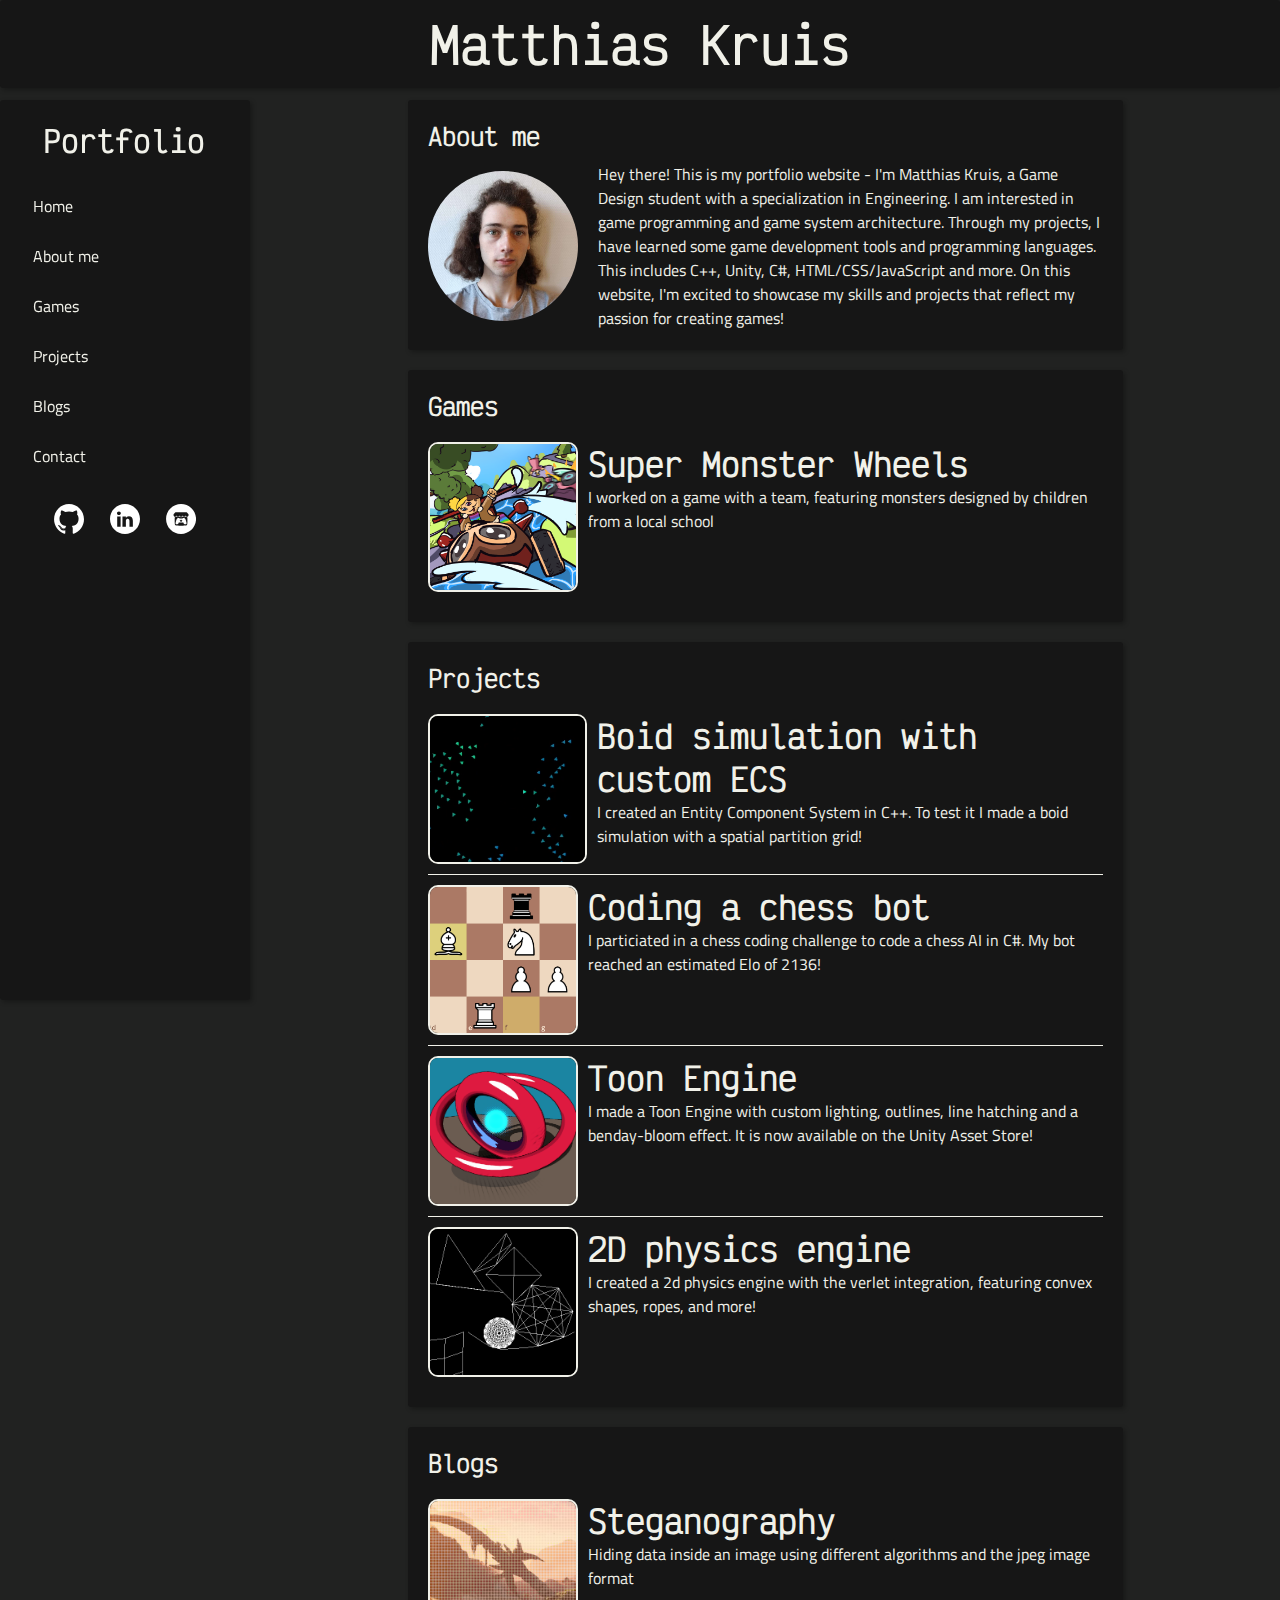
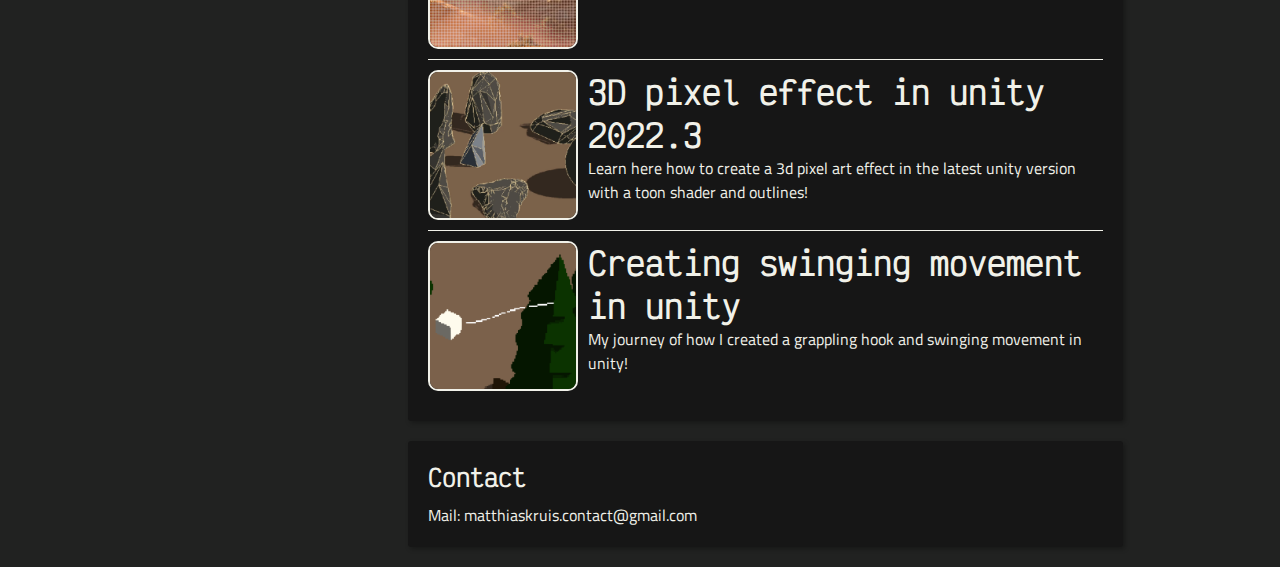
<file: index.html>
<!DOCTYPE html>
<html lang="en">
<head>
    <meta charset="UTF-8">
    <meta name="viewport" content="width=device-width, initial-scale=1.0">
    <title>Portfolio Matthias Kruis</title>
    <link rel="stylesheet" href="CSS/style.css"/>
    <script src="Components/header.js" type="text/javascript" defer></script>
    <script src="Components/menu.js" type="text/javascript" defer></script>
    <script type="text/javascript" src="Components/behaviour.js"></script>
</head>
<body>
    <portfolio-header></portfolio-header>
    <portfolio-menu></portfolio-menu>
    
    <section class="MainSection" id = "MainSection">
        <main class="mainMain">
            <section class="AboutMe">
                <div class="anchor" id="AboutMe"></div>
                <h2>About me</h2> 
                <div class="content">
                    <img src="Images/Profile/MatthiasProfile.png" alt="Profile picture of Matthias Kruis">
                    <p>Hey there! This is my portfolio website - I'm Matthias Kruis, a Game Design student with a specialization in Engineering. I am interested in game programming and game system architecture. Through my projects, I have learned some game development tools and programming languages. This includes C++, Unity, C#, HTML/CSS/JavaScript and more. On this website, I'm excited to showcase my skills and projects that reflect my passion for creating games!</p>
                </div>
            </section>
            <section class="Projects">
                <div class="anchor" id="Games"></div>
                <h2>Games</h2>
                <a href="Pages/Page8/supermonsterwheels.html" class="Project-item">
                    <img src="Pages/Page8/Images/Thumbnail.png" height="150">
                        <div class="Project-content">
                            <h1>Super Monster Wheels</h1>
                            <p>I worked on a game with a team, featuring monsters designed by children from a local school</p>
                        </div>
                </a>
            </section>
            <section class="Projects">
                <div class="anchor" id="Projects" ></div>
                <h2>Projects</h2>
                <a href="Pages/Page7/boids.html" class="Project-item">
                    <img src="Pages/Page7/Images/Thumbnail.png" height="150">
                        <div class="Project-content">
                            <h1>Boid simulation with custom ECS</h1>
                            <p>I created an Entity Component System in C++. To test it I made a boid simulation with a spatial partition grid!</p>
                        </div>
                </a>
                <a href="Pages/Page2/chessBot.html" class="Project-item">
                    <img src="Pages/Page2/Images/Thumbnail.png" height="150">
                        <div class="Project-content">
                            <h1>Coding a chess bot</h1>
                            <p>I particiated in a chess coding challenge to code a chess AI in C#. My bot reached an estimated Elo of 2136!</p>
                        </div>
                </a>
                <a href="Pages/Page6/ToonEngine.html" class="Project-item">
                    <img src="Pages/Page6/Images/ToonEngine Thumbnail.png" height="150">
                        <div class="Project-content">
                            <h1>Toon Engine</h1>
                            <p>I made a Toon Engine with custom lighting, outlines, line hatching and a benday-bloom effect. It is now available on the Unity Asset Store!</p>
                        </div>
                </a>
                <a href="Pages/Page4/verletIntegration.html" class="Project-item">
                    <img src="Pages/Page4/Images/Thumbnail.png" height="150">
                        <div class="Project-content">
                            <h1>2D physics engine</h1>
                            <p>I created a 2d physics engine with the verlet integration, featuring convex shapes, ropes, and more!</p>
                        </div>
                </a>
            </section>
            <section class="Projects">
                <div class="anchor" id="Blogs" ></div>
                <h2>Blogs</h2>
                <a href="Pages/Page5/steganography.html" class="Project-item">
                    <img src="Pages/Page5/Images/Grid400.jpg" height="150">
                        <div class="Project-content">
                            <h1>Steganography</h1>
                            <p>Hiding data inside an image using different algorithms and the jpeg image format</p>
                        </div>
                </a>
                <a href="Pages/Page1/pixelart3d.html" class="Project-item">
                    <img src="Pages/Page1/Images/Thumbnail.png" height="150">
                        <div class="Project-content">
                            <h1>3D pixel effect in unity 2022.3</h1>
                            <p>Learn here how to create a 3d pixel art effect in the latest unity version with a toon shader and outlines!</p>
                        </div>
                </a>
                <a href="Pages/Page3/SwingingMovement.html" class="Project-item">
                    <img src="Pages/Page3/Images/Thumbnail.png" height="150">
                        <div class="Project-content">
                            <h1>Creating swinging movement in unity</h1>
                            <p>My journey of how I created a grappling hook and swinging movement in unity!</p>
                        </div>
                </a>
            </section>
            <section class="Contact">
                <div class="anchor" id="Contact" ></div>
                <h2>Contact</h2> 
                <p>Mail: matthiaskruis.contact@gmail.com</p>
            </section>
        </main>
    </section>
</body>
</html>
</file>
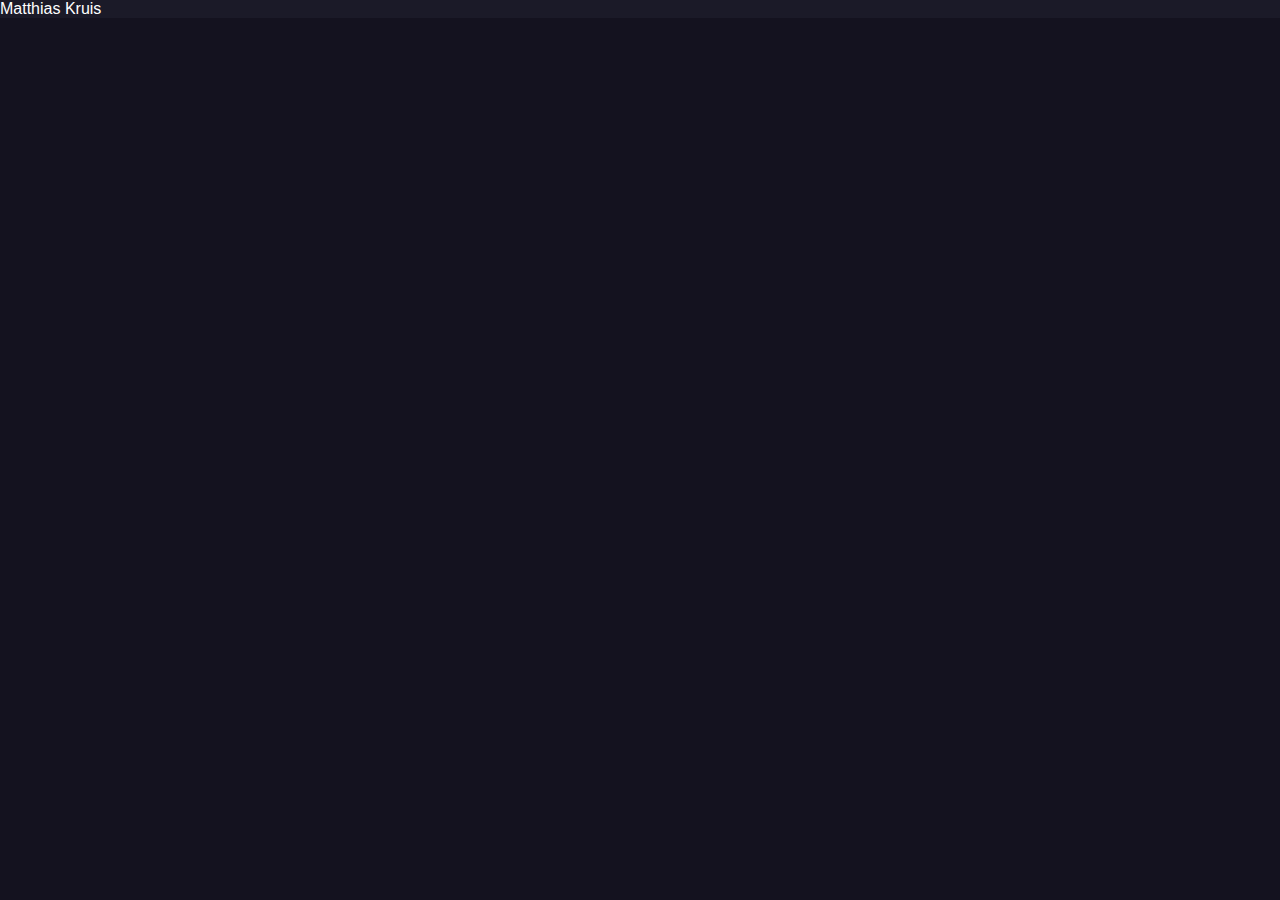
<file: Pages/Main/updatedIndex.html>
<!DOCTYPE html>
<html lang="en">
<head>
    <meta charset="UTF-8">
    <meta name="viewport" content="width=device-width, initial-scale=1.0">
    <title>Portfolio Matthias Kruis</title>
    <link rel="stylesheet" href="updatedStyle.css"/>
</head>
<body>
    <div class="container">
        <p class="Name">Matthias Kruis</p>
    </div>
    
</body>
</html>
</file>
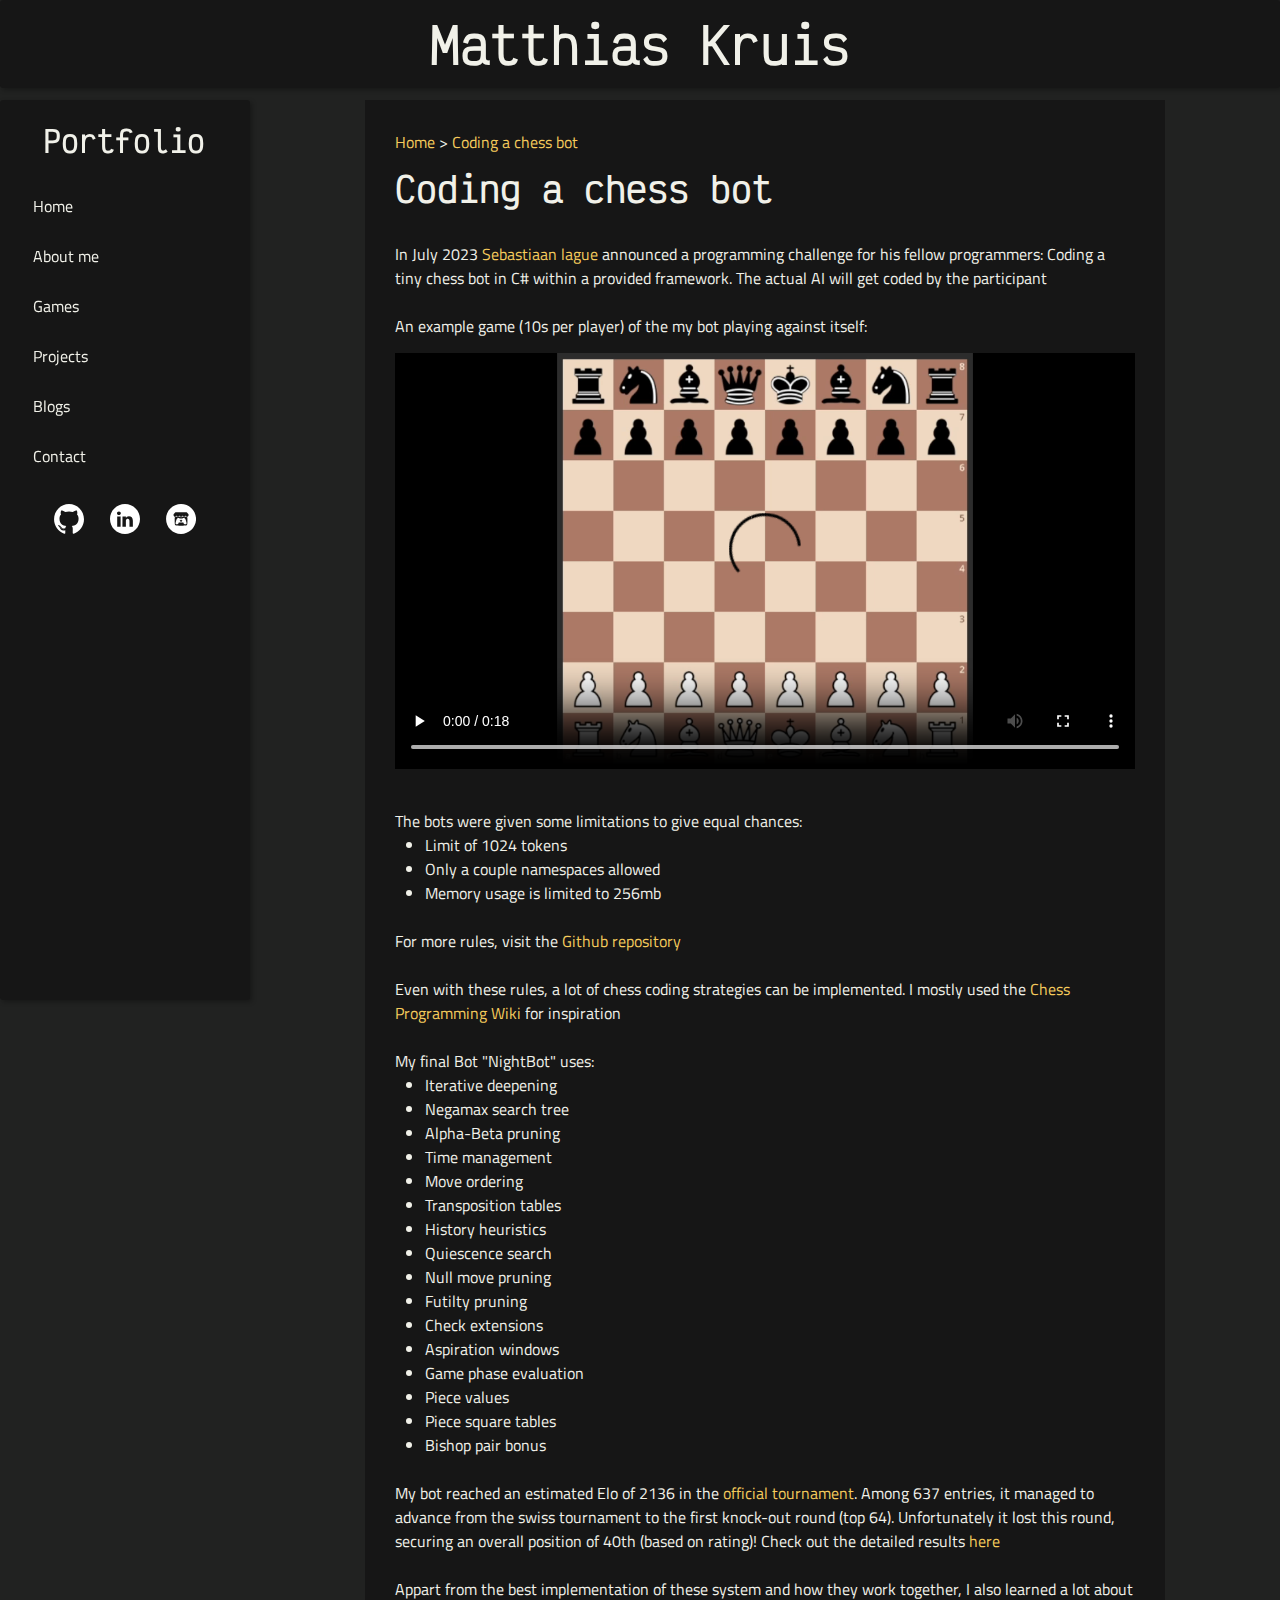
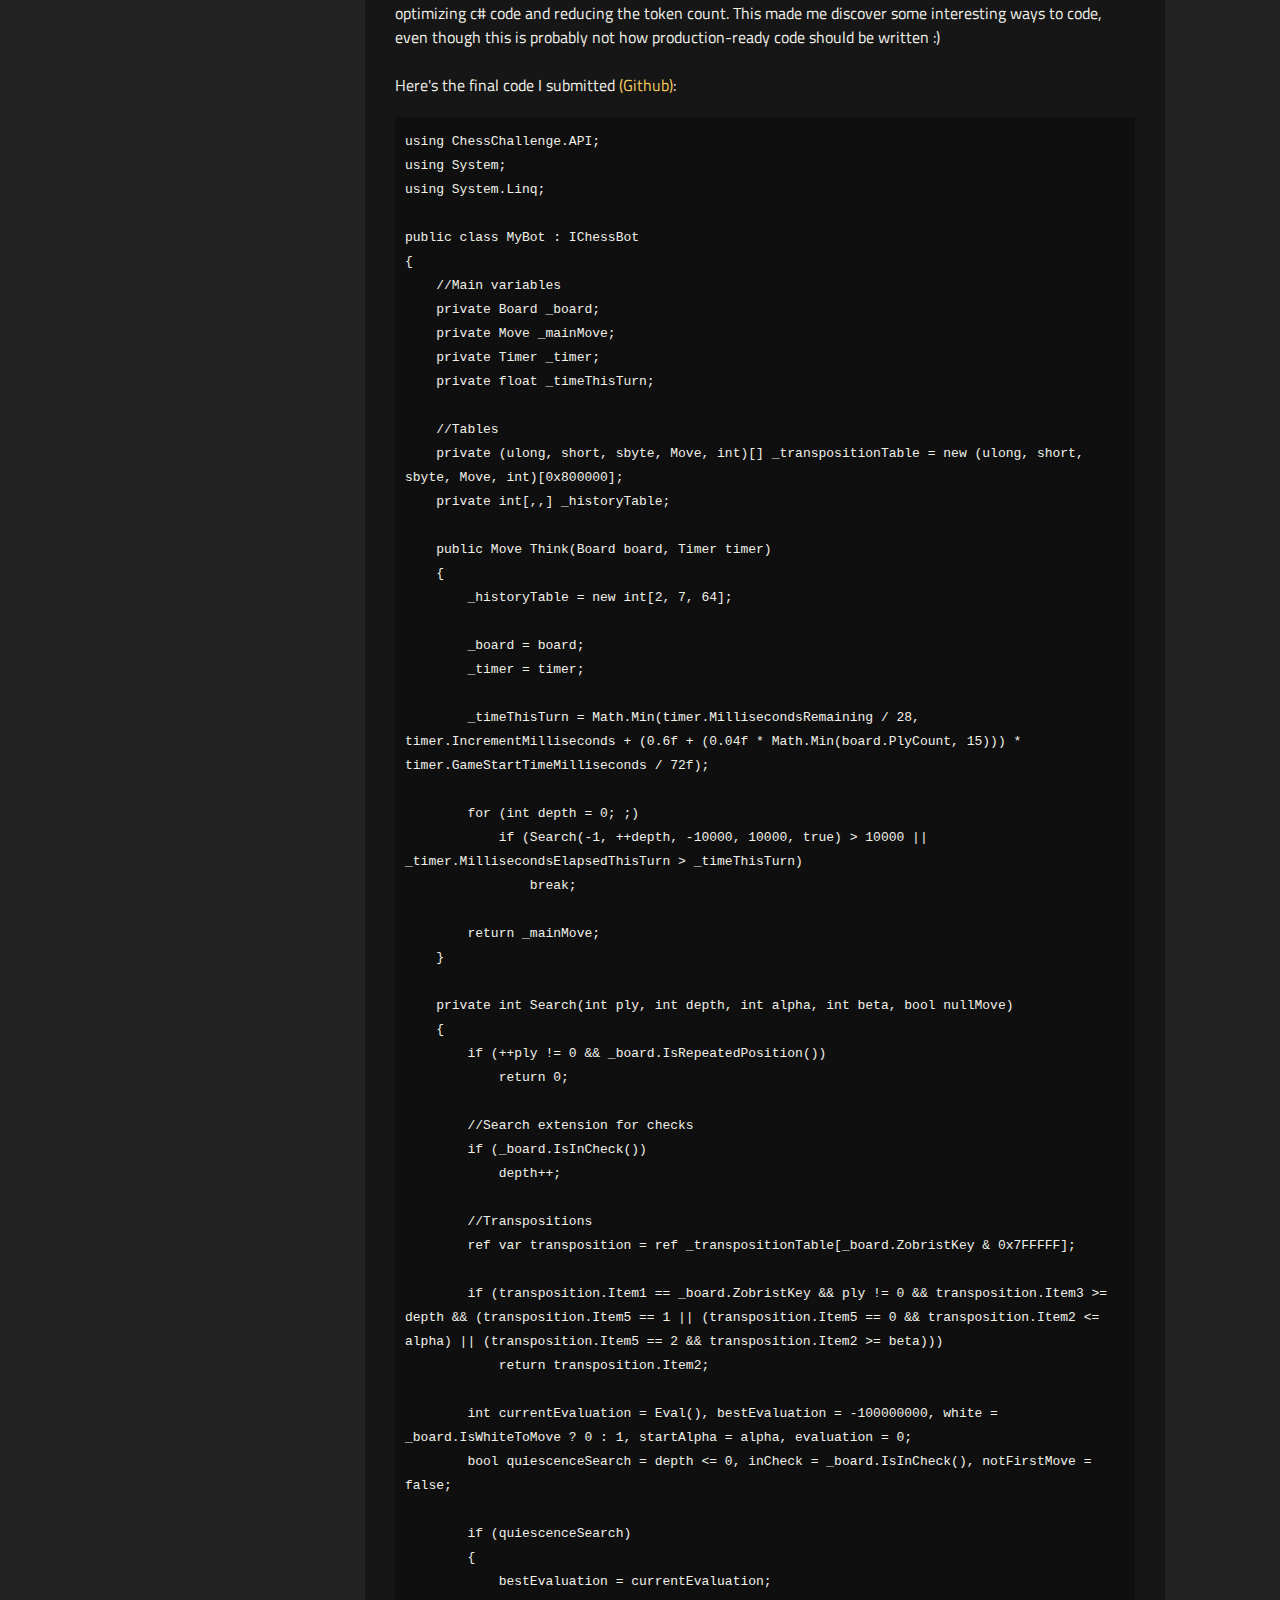
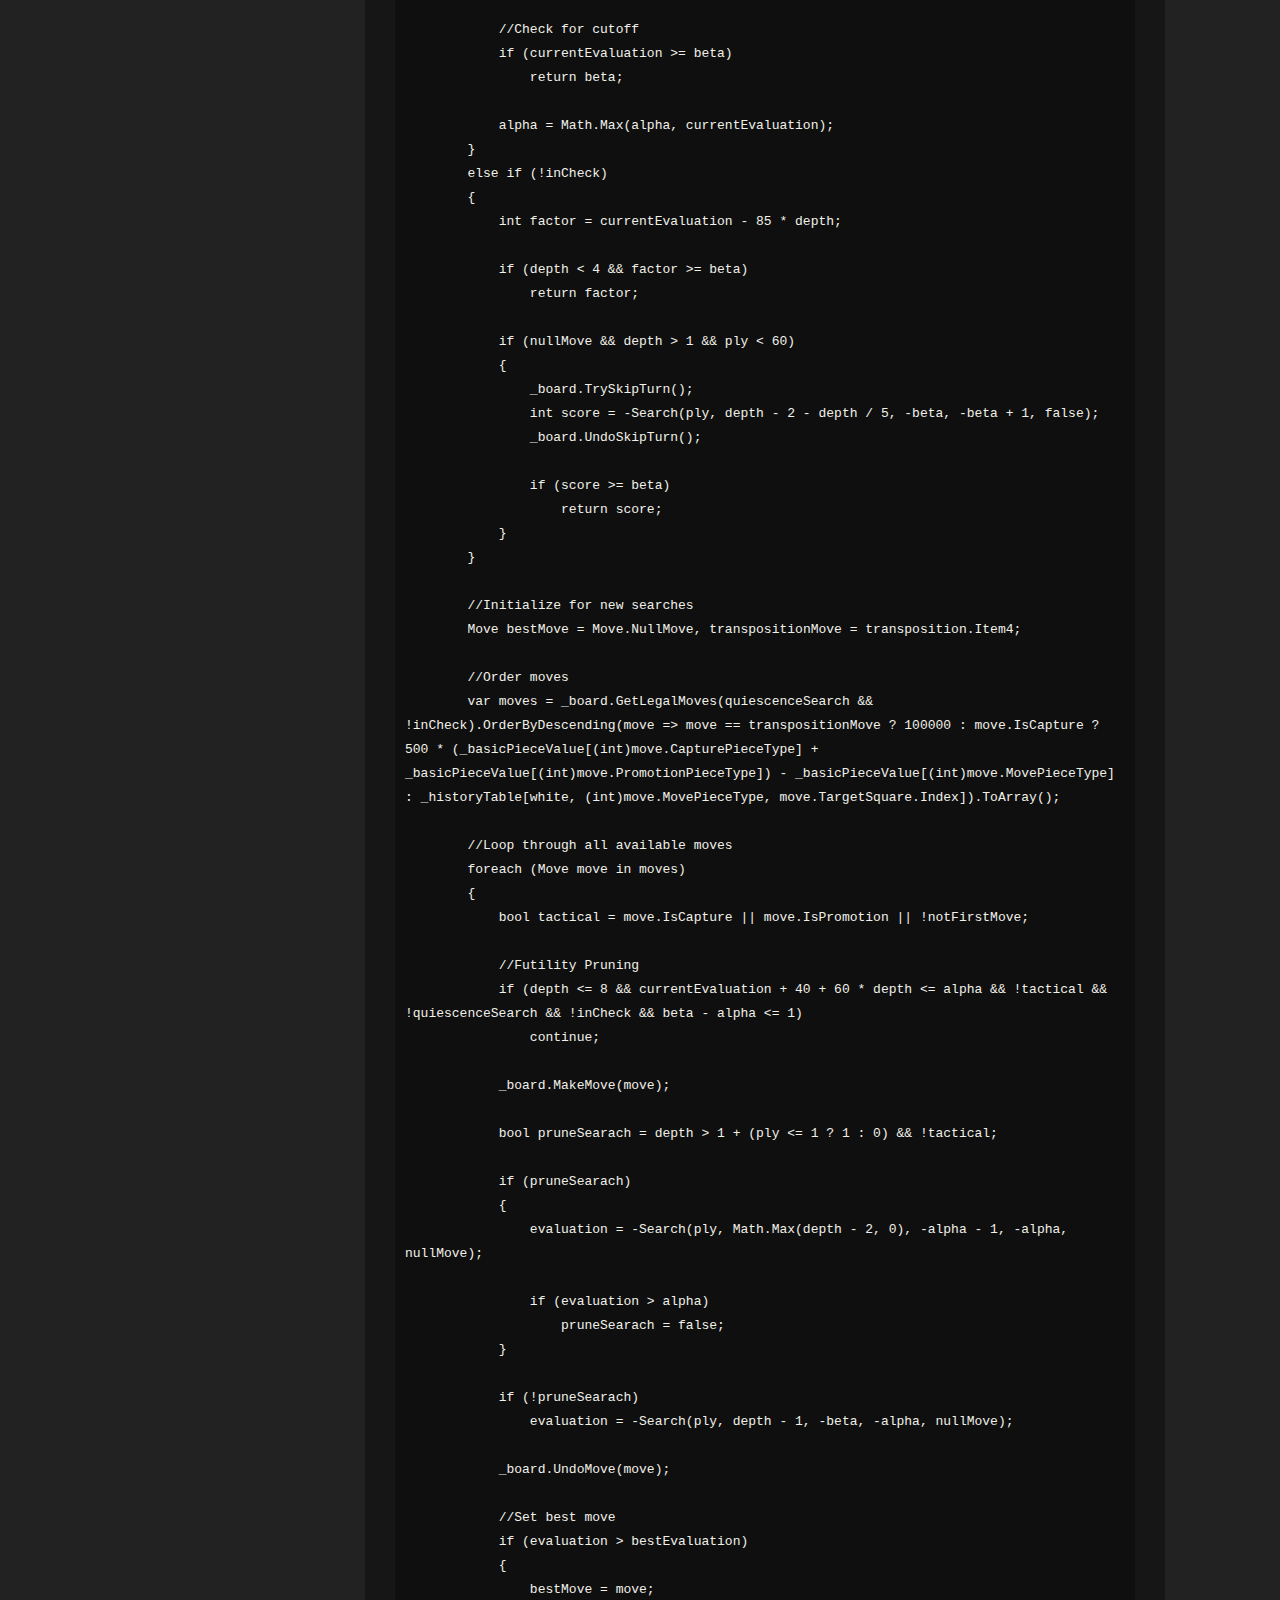
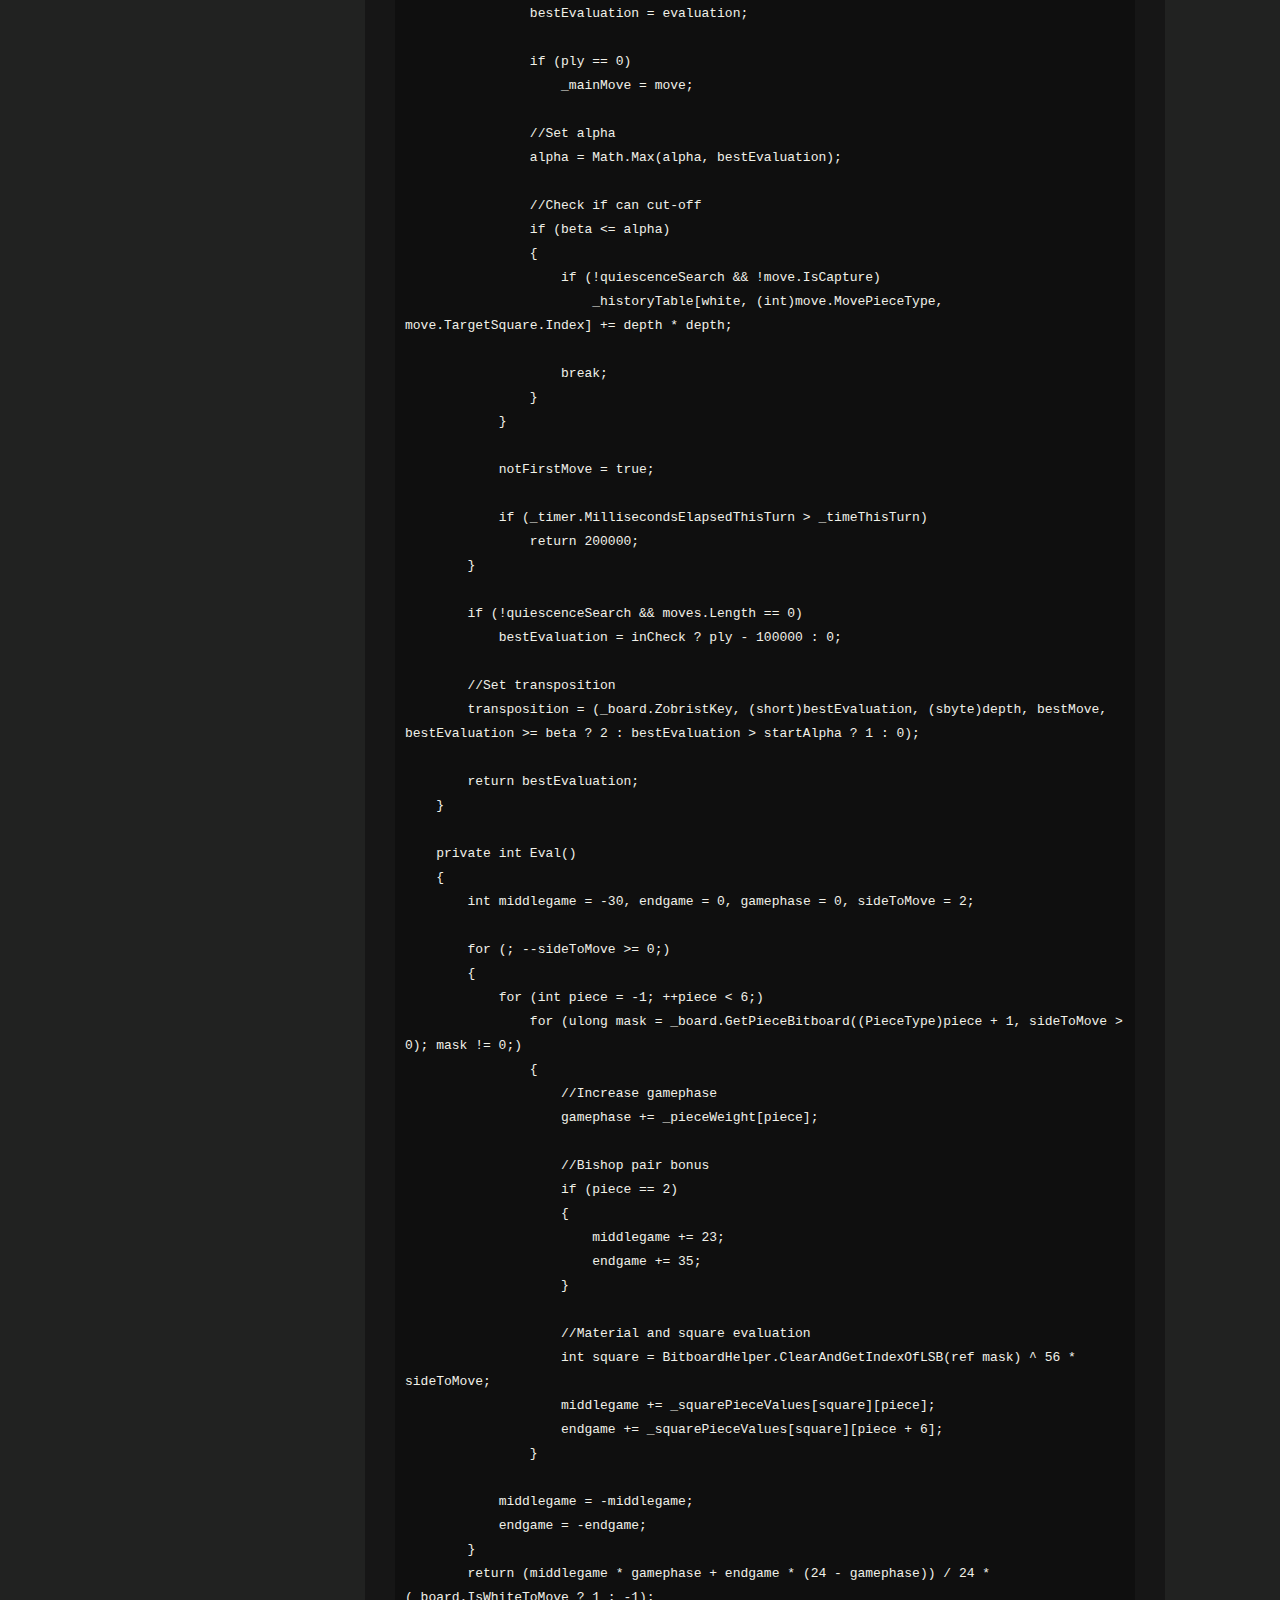
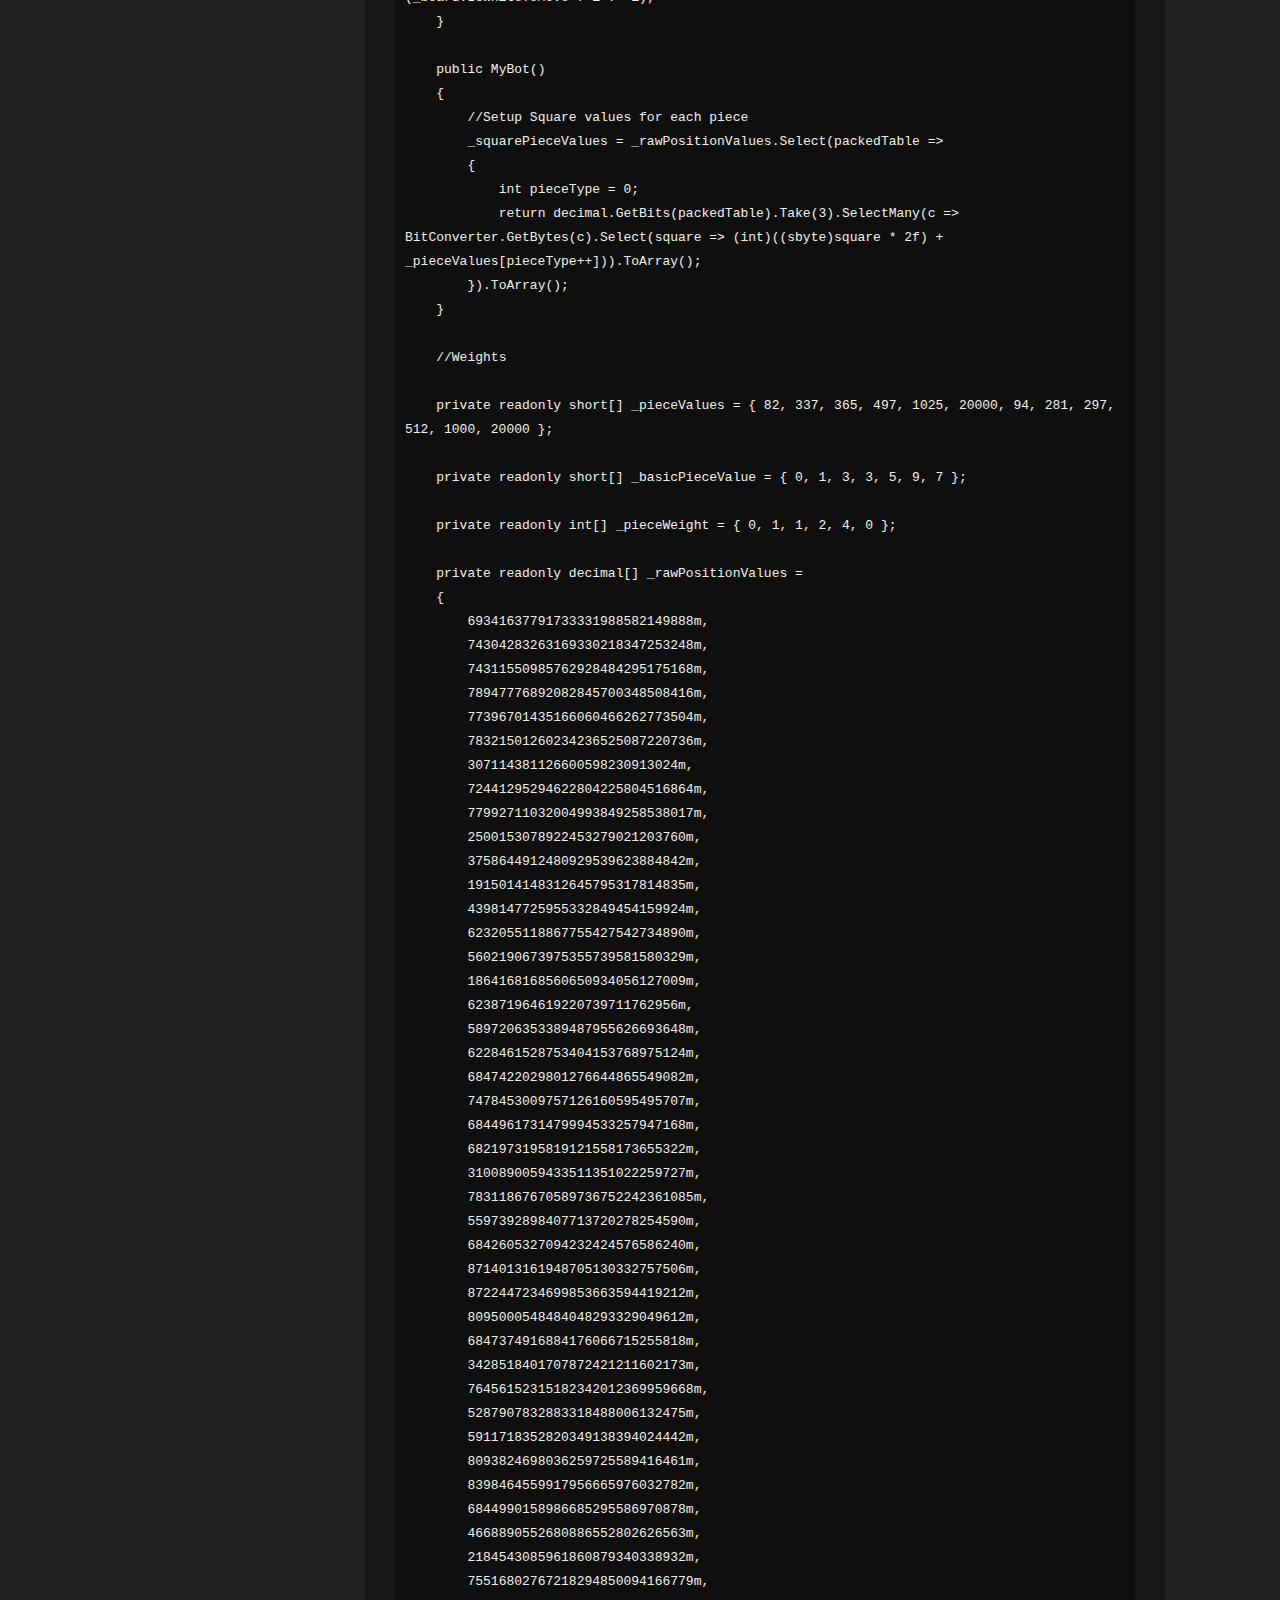
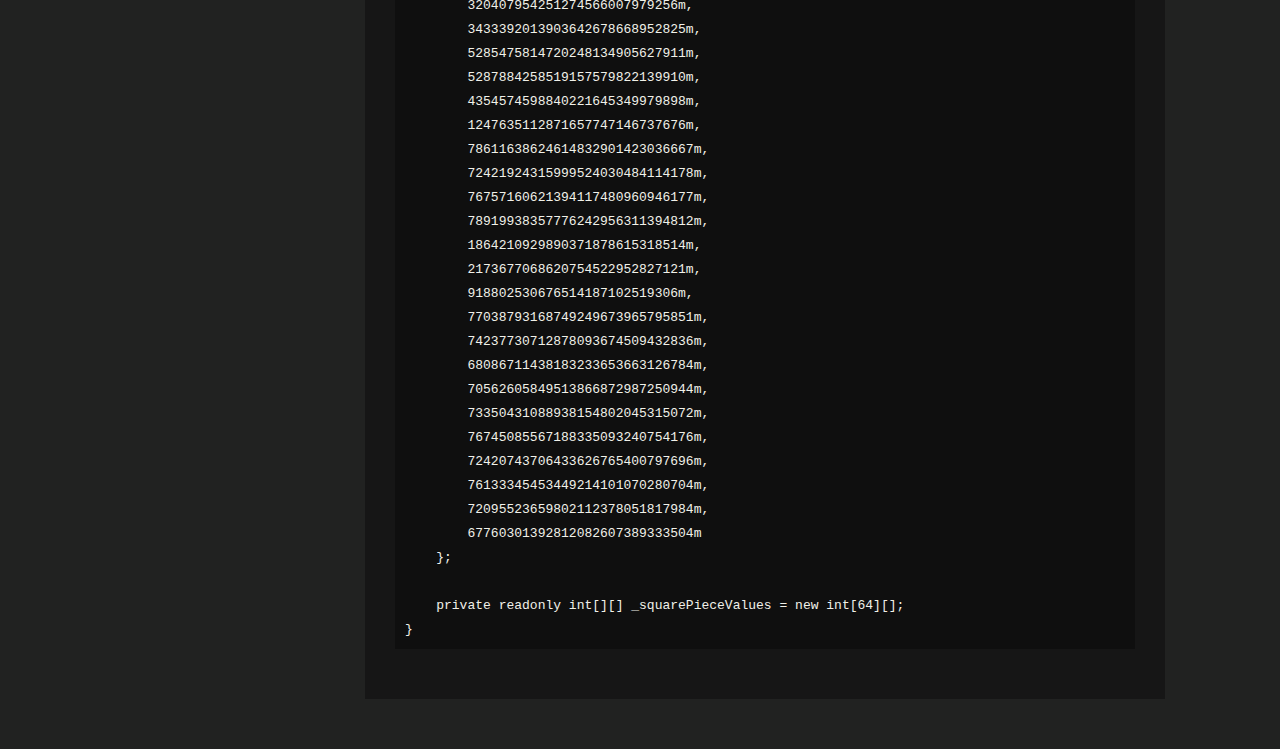
<file: Pages/Page2/chessBot.html>
<!DOCTYPE html>
<html lang="en">
<head>
    <meta charset="UTF-8">
    <meta name="viewport" content="width=device-width, initial-scale=1.0">
    <title>Coding a chess bot</title>
    <link rel="stylesheet" href="/CSS/style.css"/>
    <script src="/Components/header.js" type="text/javascript" defer></script>
    <script src="/Components/menu.js" type="text/javascript" defer></script>
</head>
<body>
    <portfolio-header></portfolio-header>
    <portfolio-menu></portfolio-menu>
    <section class="Page" id="Page2">
        <article class="article">
            <p>
                <a href="/">Home</a> > 
                <a>Coding a chess bot</a>
            </p>
            <h1>Coding a chess bot</h1>
            <p>
                In July 2023 <a href="https://www.youtube.com/@SebastianLague">Sebastiaan lague</a> announced a programming challenge for his fellow programmers: Coding a tiny chess bot in C# within a provided framework. The actual AI will get coded by the participant
            </p>
            <br>
            <p>An example game (10s per player) of the my bot playing against itself:</p>
            <video height="300" autoplay loop controls>
                <source src="Videos/DemoGame.mp4" type="video/mp4">
                Your browser does not support the video tag.
            </video>
            <br>
            <br>
            <p>The bots were given some limitations to give equal chances:</p>
            <ul>
                <li>Limit of 1024 tokens</li>
                <li>Only a couple namespaces allowed</li>
                <li>Memory usage is limited to 256mb</li>
            </ul>
            <br>
            <p>For more rules, visit the <a href="https://github.com/SmallNightLight/Chess-Challenge">Github repository</a></p>
            <br>
            <p>Even with these rules, a lot of chess coding strategies can be implemented. I mostly used the <a href ="https://www.chessprogramming.org/Main_Page">Chess Programming Wiki</a> for inspiration</p>
            <br>
            <p>My final Bot "NightBot" uses:</p>
            <ul>
                <li>Iterative deepening</li>
                <li>Negamax search tree</li>
                <li>Alpha-Beta pruning</li>
                <li>Time management</li>
                <li>Move ordering</li>
                <li>Transposition tables</li>
                <li>History heuristics</li>
                <li>Quiescence search</li>
                <li>Null move pruning</li>
                <li>Futilty pruning</li>
                <li>Check extensions</li>
                <li>Aspiration windows</li>
                <li>Game phase evaluation</li>
                <li>Piece values</li>
                <li>Piece square tables</li>
                <li>Bishop pair bonus</li>
            </ul>
            <br>
            <p>My bot reached an estimated Elo of 2136 in the <a href="https://www.youtube.com/watch?v=Ne40a5LkK6A">official tournament</a>. Among 637 entries, it managed to advance from the swiss tournament to the first knock-out round (top 64). Unfortunately it lost this round, securing an overall position of 40th (based on rating)! Check out the detailed results <a href="https://github.com/SebLague/Tiny-Chess-Bot-Challenge-Results/blob/main/RatingsList.txt">here</a></p>
            <br>
            <p>Appart from the best implementation of these system and how they work together, I also learned a lot about optimizing c# code and reducing the token count. This made me discover some interesting ways to code, even though this is probably not how production-ready code should be written :)</p>
            <br>
            <p>Here's the final code I submitted <a href="https://github.com/SmallNightLight/Chess-Challenge/blob/main/Chess-Challenge/src/My%20Bot/MyBot.cs">(Github)</a>:</p>
            <section class="code"><code>using ChessChallenge.API;
using System;
using System.Linq;

public class MyBot : IChessBot
{
    //Main variables
    private Board _board;
    private Move _mainMove;
    private Timer _timer;
    private float _timeThisTurn;

    //Tables
    private (ulong, short, sbyte, Move, int)[] _transpositionTable = new (ulong, short, sbyte, Move, int)[0x800000];
    private int[,,] _historyTable;

    public Move Think(Board board, Timer timer)
    {
        _historyTable = new int[2, 7, 64];

        _board = board;
        _timer = timer;

        _timeThisTurn = Math.Min(timer.MillisecondsRemaining / 28, timer.IncrementMilliseconds + (0.6f + (0.04f * Math.Min(board.PlyCount, 15))) * timer.GameStartTimeMilliseconds / 72f);

        for (int depth = 0; ;)
            if (Search(-1, ++depth, -10000, 10000, true) > 10000 || _timer.MillisecondsElapsedThisTurn > _timeThisTurn)
                break;

        return _mainMove;
    }

    private int Search(int ply, int depth, int alpha, int beta, bool nullMove)
    {
        if (++ply != 0 && _board.IsRepeatedPosition())
            return 0;

        //Search extension for checks
        if (_board.IsInCheck())
            depth++;

        //Transpositions
        ref var transposition = ref _transpositionTable[_board.ZobristKey & 0x7FFFFF];

        if (transposition.Item1 == _board.ZobristKey && ply != 0 && transposition.Item3 >= depth && (transposition.Item5 == 1 || (transposition.Item5 == 0 && transposition.Item2 <= alpha) || (transposition.Item5 == 2 && transposition.Item2 >= beta)))
            return transposition.Item2;

        int currentEvaluation = Eval(), bestEvaluation = -100000000, white = _board.IsWhiteToMove ? 0 : 1, startAlpha = alpha, evaluation = 0;
        bool quiescenceSearch = depth <= 0, inCheck = _board.IsInCheck(), notFirstMove = false;

        if (quiescenceSearch)
        {
            bestEvaluation = currentEvaluation;

            //Check for cutoff
            if (currentEvaluation >= beta)
                return beta;

            alpha = Math.Max(alpha, currentEvaluation);
        }
        else if (!inCheck)
        {
            int factor = currentEvaluation - 85 * depth;

            if (depth < 4 && factor >= beta)
                return factor;

            if (nullMove && depth > 1 && ply < 60)
            {
                _board.TrySkipTurn();
                int score = -Search(ply, depth - 2 - depth / 5, -beta, -beta + 1, false);
                _board.UndoSkipTurn();

                if (score >= beta)
                    return score;
            }
        }

        //Initialize for new searches
        Move bestMove = Move.NullMove, transpositionMove = transposition.Item4;

        //Order moves
        var moves = _board.GetLegalMoves(quiescenceSearch && !inCheck).OrderByDescending(move => move == transpositionMove ? 100000 : move.IsCapture ? 500 * (_basicPieceValue[(int)move.CapturePieceType] + _basicPieceValue[(int)move.PromotionPieceType]) - _basicPieceValue[(int)move.MovePieceType] : _historyTable[white, (int)move.MovePieceType, move.TargetSquare.Index]).ToArray();
        
        //Loop through all available moves
        foreach (Move move in moves)
        {
            bool tactical = move.IsCapture || move.IsPromotion || !notFirstMove;

            //Futility Pruning
            if (depth <= 8 && currentEvaluation + 40 + 60 * depth <= alpha && !tactical && !quiescenceSearch && !inCheck && beta - alpha <= 1) 
                continue;

            _board.MakeMove(move);

            bool pruneSearach = depth > 1 + (ply <= 1 ? 1 : 0) && !tactical;

            if (pruneSearach)
            {
                evaluation = -Search(ply, Math.Max(depth - 2, 0), -alpha - 1, -alpha, nullMove);

                if (evaluation > alpha)
                    pruneSearach = false;
            }

            if (!pruneSearach)
                evaluation = -Search(ply, depth - 1, -beta, -alpha, nullMove);

            _board.UndoMove(move);

            //Set best move
            if (evaluation > bestEvaluation)
            {
                bestMove = move;
                bestEvaluation = evaluation;

                if (ply == 0)
                    _mainMove = move;

                //Set alpha
                alpha = Math.Max(alpha, bestEvaluation);

                //Check if can cut-off
                if (beta <= alpha)
                {
                    if (!quiescenceSearch && !move.IsCapture)
                        _historyTable[white, (int)move.MovePieceType, move.TargetSquare.Index] += depth * depth;
                        
                    break;
                }
            }

            notFirstMove = true;

            if (_timer.MillisecondsElapsedThisTurn > _timeThisTurn)
                return 200000;
        }

        if (!quiescenceSearch && moves.Length == 0)
            bestEvaluation = inCheck ? ply - 100000 : 0;

        //Set transposition
        transposition = (_board.ZobristKey, (short)bestEvaluation, (sbyte)depth, bestMove, bestEvaluation >= beta ? 2 : bestEvaluation > startAlpha ? 1 : 0);

        return bestEvaluation;
    }

    private int Eval()
    {
        int middlegame = -30, endgame = 0, gamephase = 0, sideToMove = 2;

        for (; --sideToMove >= 0;)
        {
            for (int piece = -1; ++piece < 6;)
                for (ulong mask = _board.GetPieceBitboard((PieceType)piece + 1, sideToMove > 0); mask != 0;)
                {
                    //Increase gamephase
                    gamephase += _pieceWeight[piece];

                    //Bishop pair bonus
                    if (piece == 2)
                    {
                        middlegame += 23;
                        endgame += 35;
                    }

                    //Material and square evaluation
                    int square = BitboardHelper.ClearAndGetIndexOfLSB(ref mask) ^ 56 * sideToMove;
                    middlegame += _squarePieceValues[square][piece];
                    endgame += _squarePieceValues[square][piece + 6];
                }

            middlegame = -middlegame;
            endgame = -endgame;
        }
        return (middlegame * gamephase + endgame * (24 - gamephase)) / 24 * (_board.IsWhiteToMove ? 1 : -1);
    }

    public MyBot()
    {
        //Setup Square values for each piece
        _squarePieceValues = _rawPositionValues.Select(packedTable =>
        {
            int pieceType = 0;
            return decimal.GetBits(packedTable).Take(3).SelectMany(c => BitConverter.GetBytes(c).Select(square => (int)((sbyte)square * 2f) + _pieceValues[pieceType++])).ToArray();
        }).ToArray();
    }

    //Weights

    private readonly short[] _pieceValues = { 82, 337, 365, 497, 1025, 20000, 94, 281, 297, 512, 1000, 20000 };

    private readonly short[] _basicPieceValue = { 0, 1, 3, 3, 5, 9, 7 };

    private readonly int[] _pieceWeight = { 0, 1, 1, 2, 4, 0 };

    private readonly decimal[] _rawPositionValues = 
    {
        69341637791733331988582149888m, 
        74304283263169330218347253248m, 
        74311550985762928484295175168m, 
        78947776892082845700348508416m, 
        77396701435166060466262773504m, 
        78321501260234236525087220736m, 
        307114381126600598230913024m, 
        72441295294622804225804516864m,
        77992711032004993849258538017m, 
        2500153078922453279021203760m, 
        3758644912480929539623884842m, 
        1915014148312645795317814835m, 
        4398147725955332849454159924m, 
        6232055118867755427542734890m, 
        5602190673975355739581580329m, 
        1864168168560650934056127009m,
        623871964619220739711762956m, 
        5897206353389487955626693648m, 
        6228461528753404153768975124m, 
        6847422029801276644865549082m, 
        7478453009757126160595495707m, 
        6844961731479994533257947168m, 
        6821973195819121558173655322m, 
        3100890059433511351022259727m,
        78311867670589736752242361085m, 
        5597392898407713720278254590m, 
        6842605327094232424576586240m, 
        8714013161948705130332757506m, 
        8722447234699853663594419212m, 
        8095000548484048293329049612m, 
        6847374916884176066715255818m, 
        3428518401707872421211602173m,
        76456152315182342012369959668m, 
        5287907832883318488006132475m, 
        5911718352820349138394024442m, 
        8093824698036259725589416461m, 
        8398464559917956665976032782m, 
        6844990158986685295586970878m, 
        4668890552680886552802626563m, 
        2184543085961860879340338932m,
        75516802767218294850094166779m, 
        320407954251274566007979256m, 
        3433392013903642678668952825m, 
        5285475814720248134905627911m, 
        5287884258519157579822139910m, 
        4354574598840221645349979898m, 
        1247635112871657747146737676m, 
        78611638624614832901423036667m,
        72421924315999524030484114178m, 
        76757160621394117480960946177m, 
        78919938357776242956311394812m, 
        1864210929890371878615318514m, 
        2173677068620754522952827121m, 
        918802530676514187102519306m, 
        77038793168749249673965795851m, 
        74237730712878093674509432836m,
        68086711438183233653663126784m, 
        70562605849513866872987250944m, 
        73350431088938154802045315072m, 
        76745085567188335093240754176m, 
        72420743706433626765400797696m, 
        76133345453449214101070280704m, 
        72095523659802112378051817984m, 
        67760301392812082607389333504m
    };

    private readonly int[][] _squarePieceValues = new int[64][];
}</code></section>
        </article>
    </section>
</body>
</html>
</file>
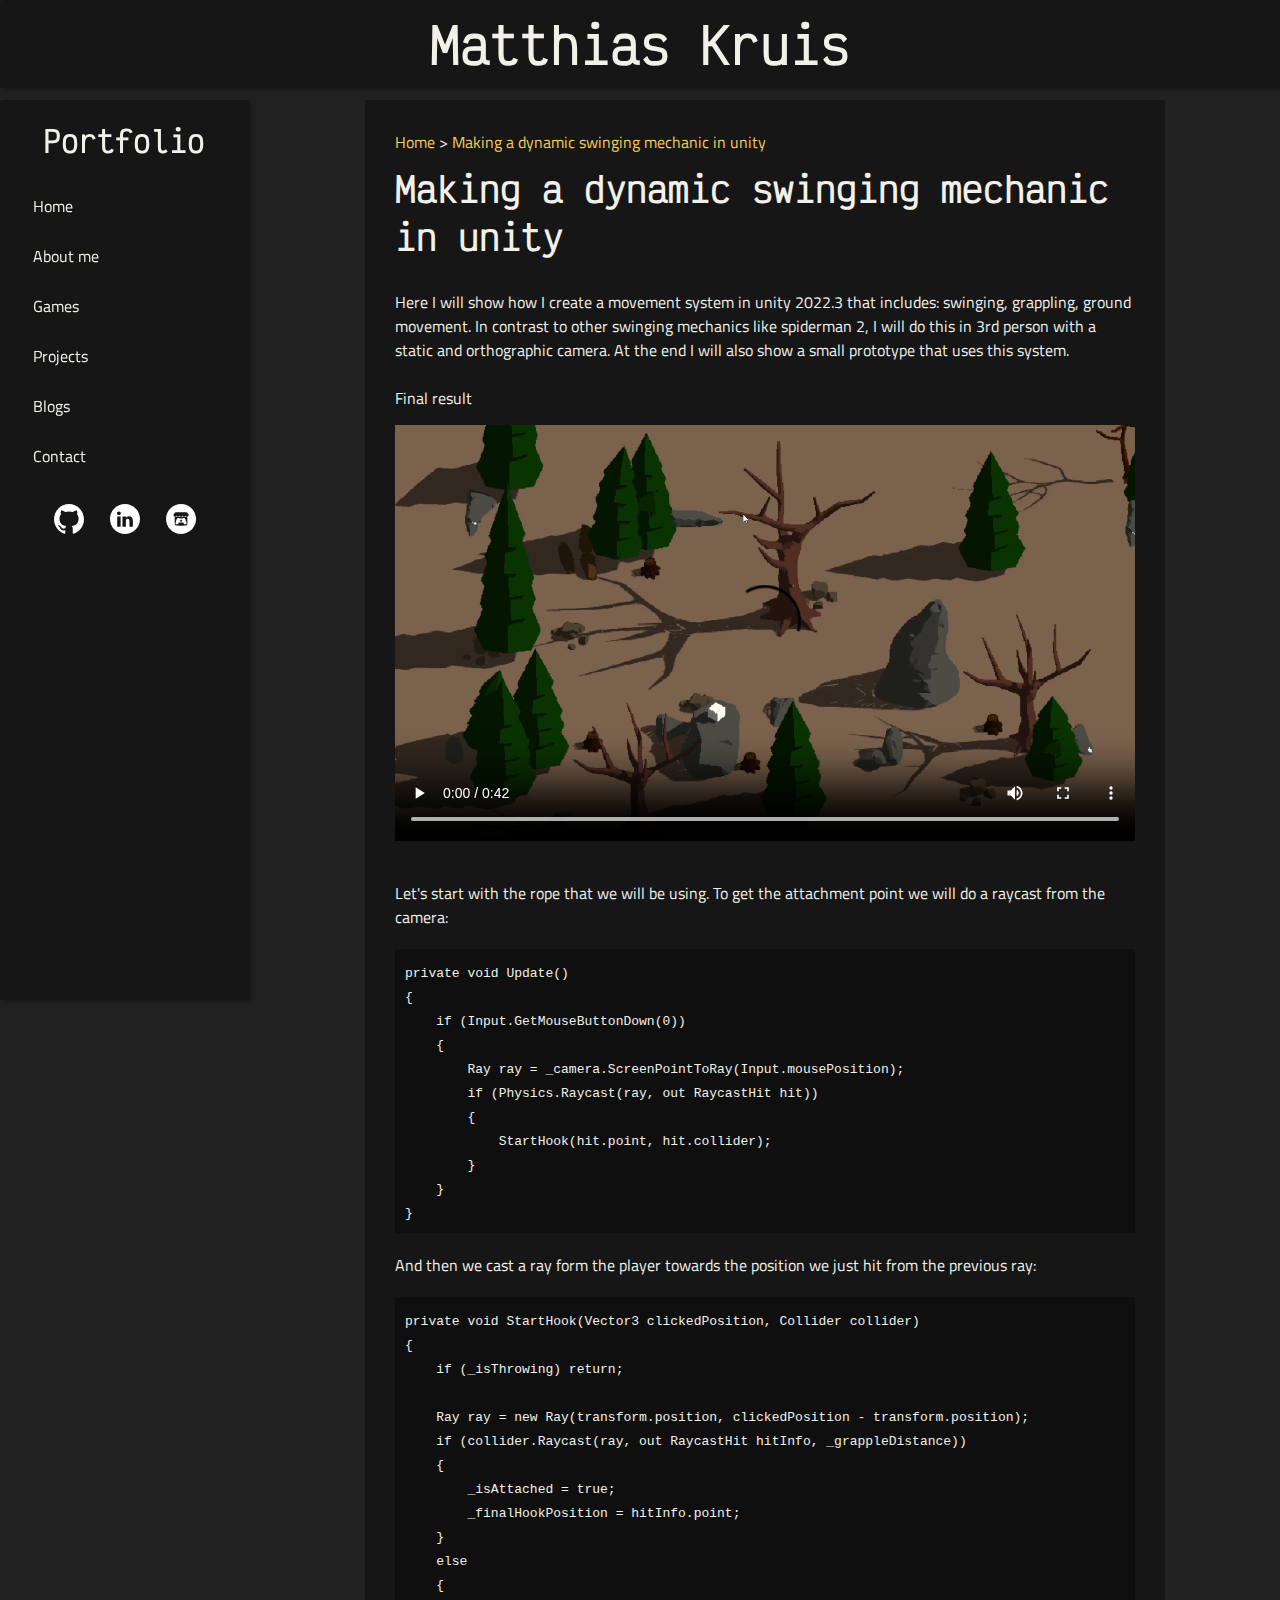
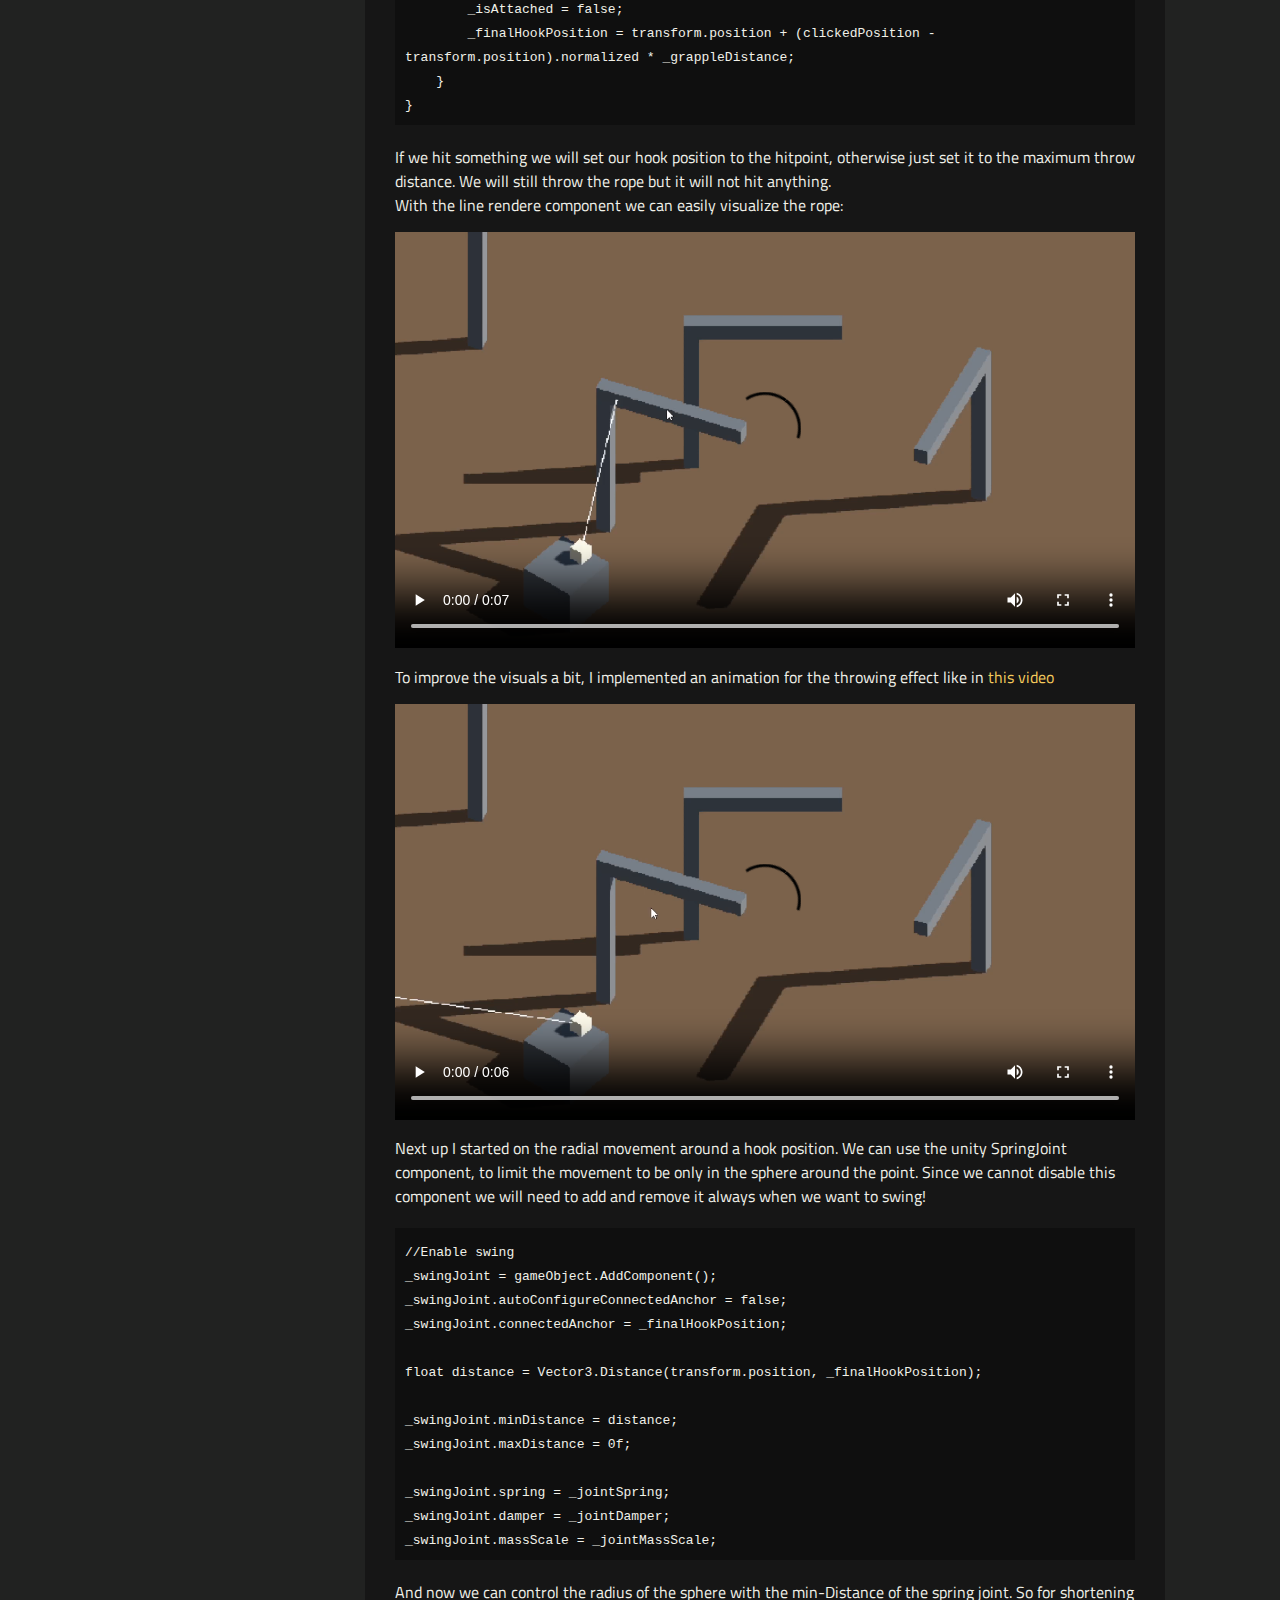
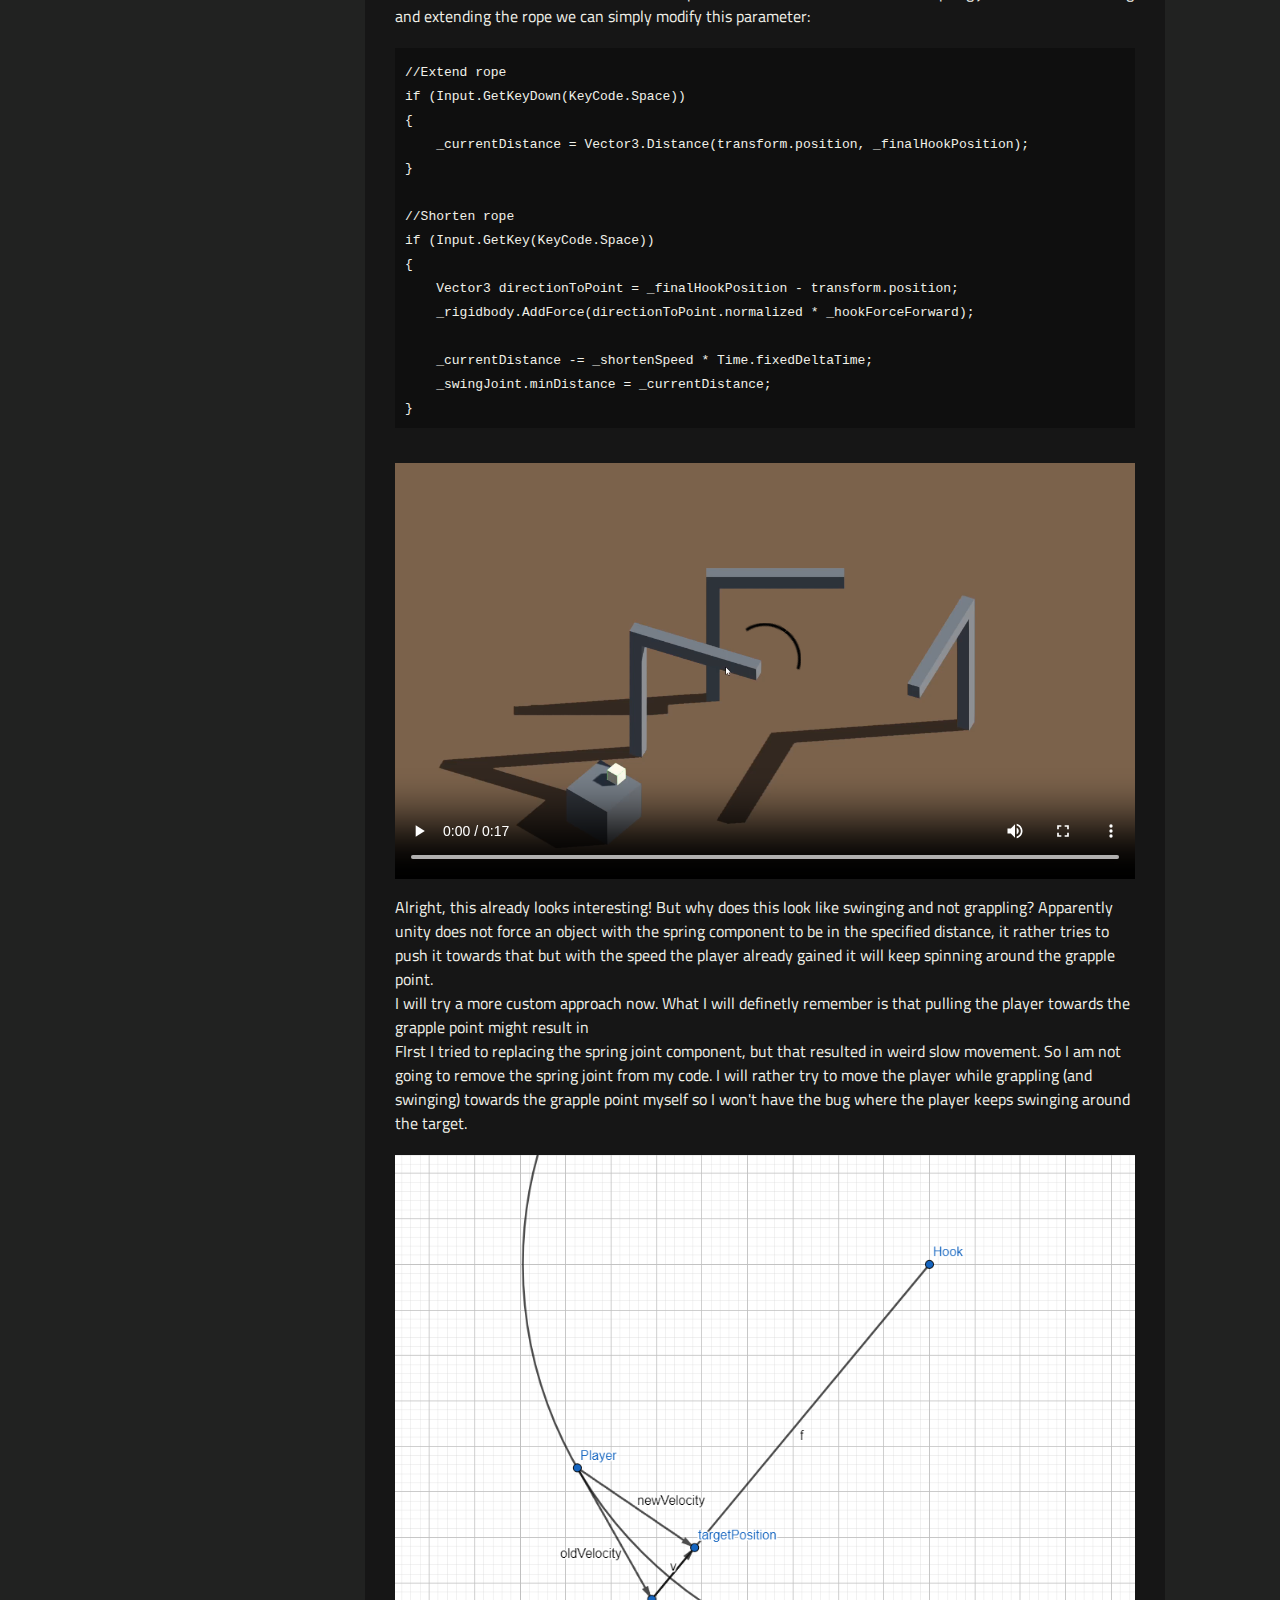
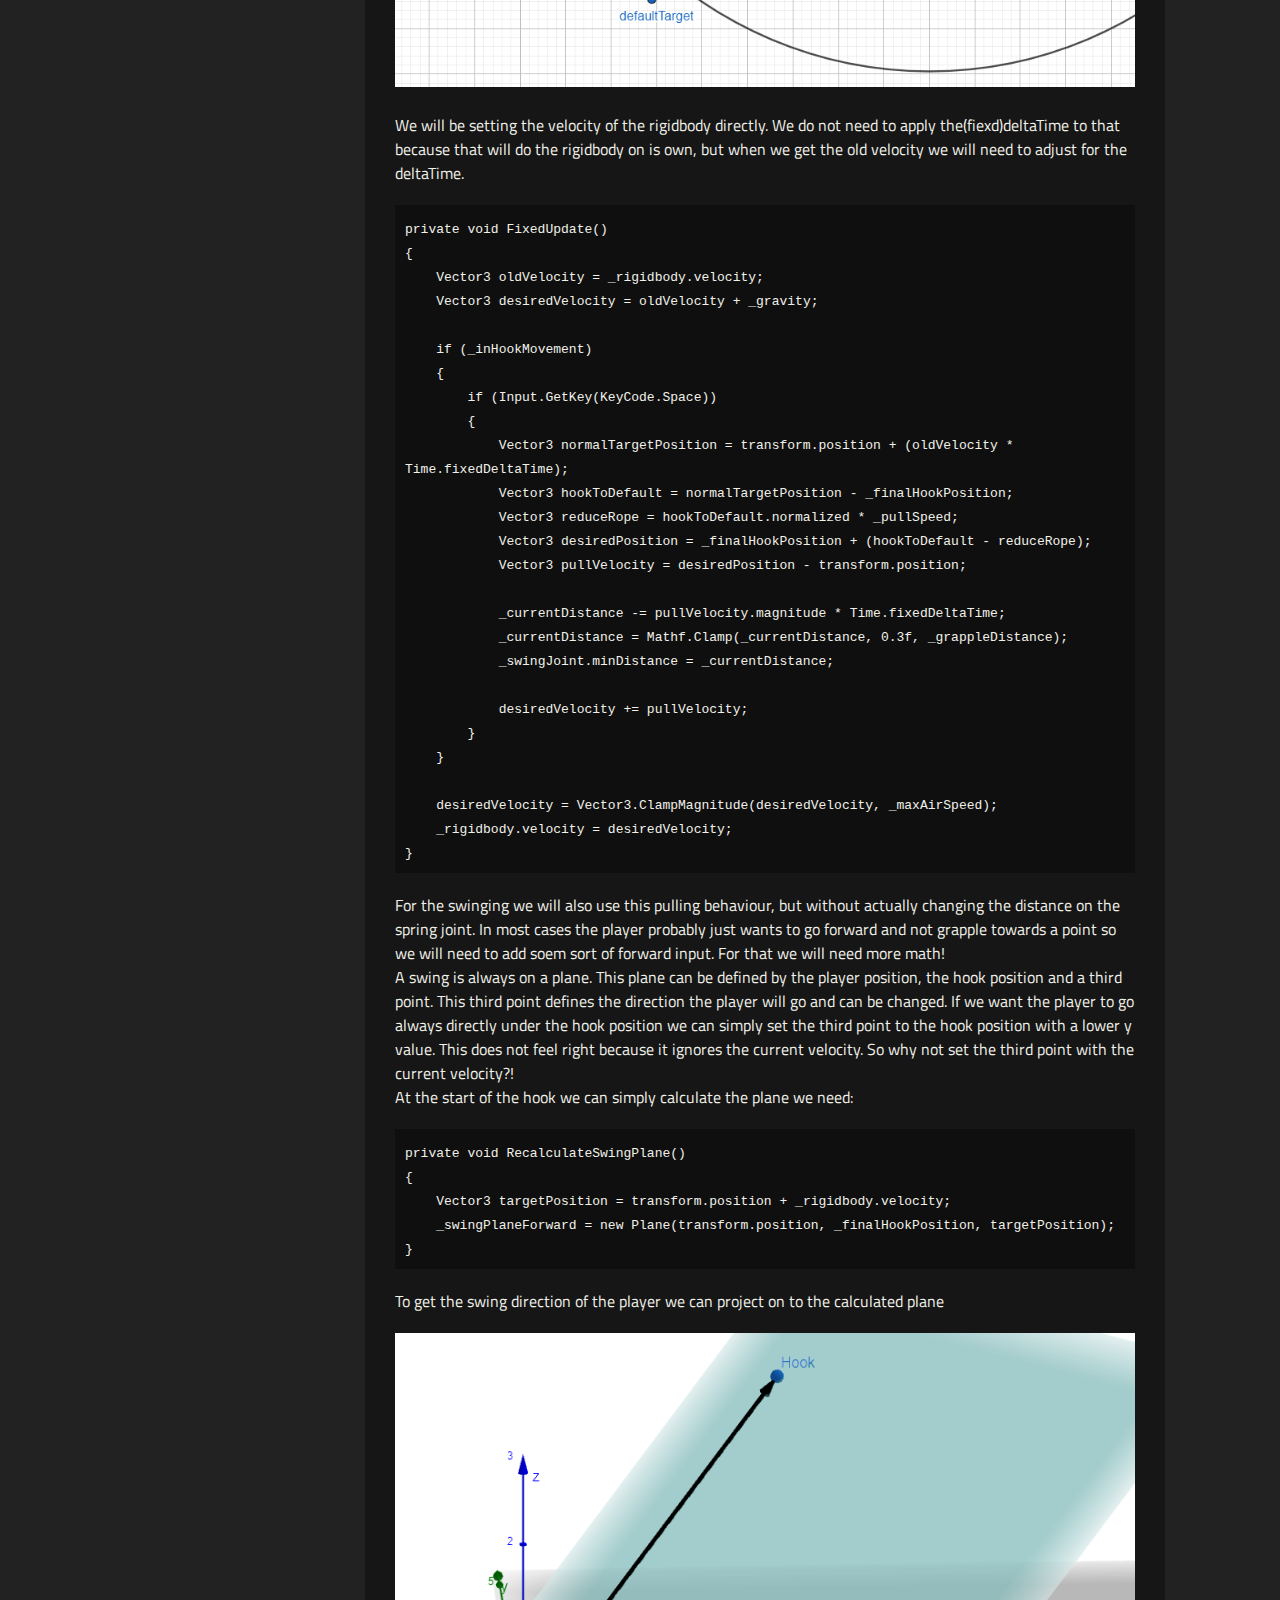
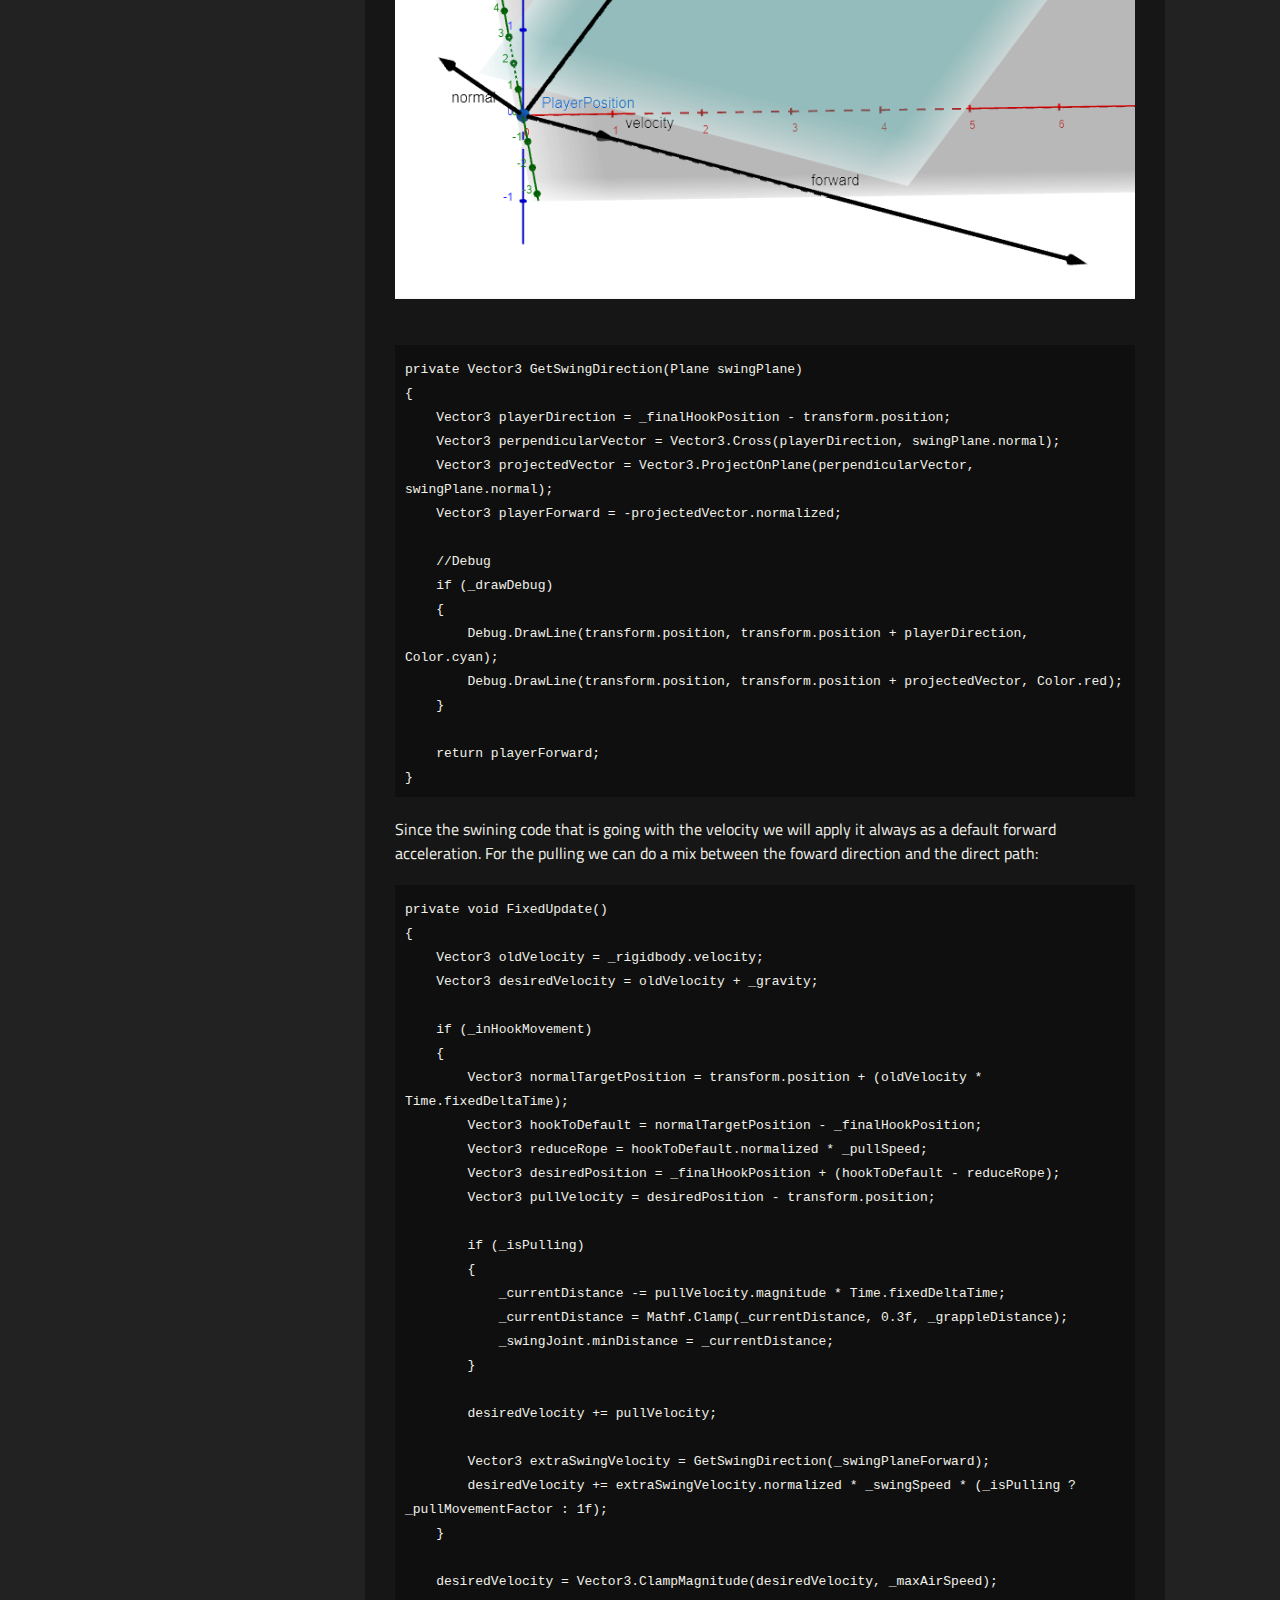
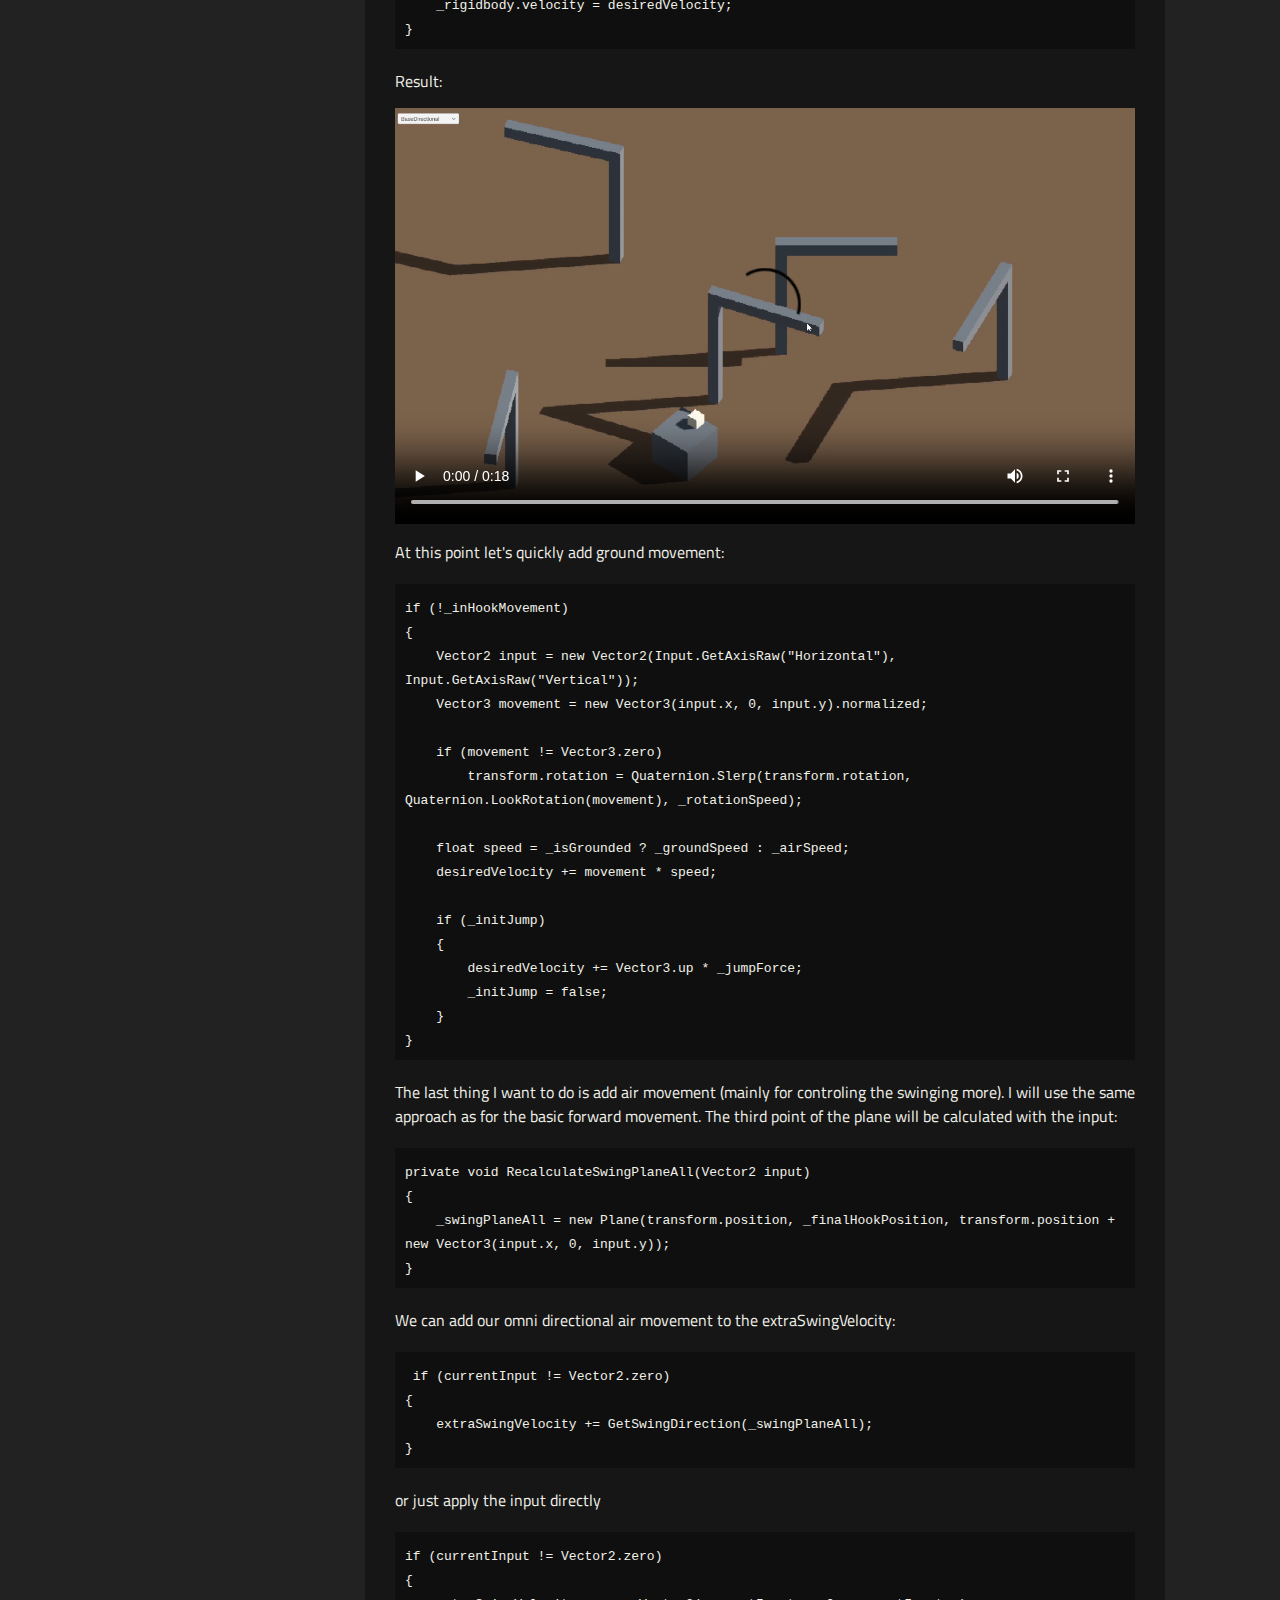
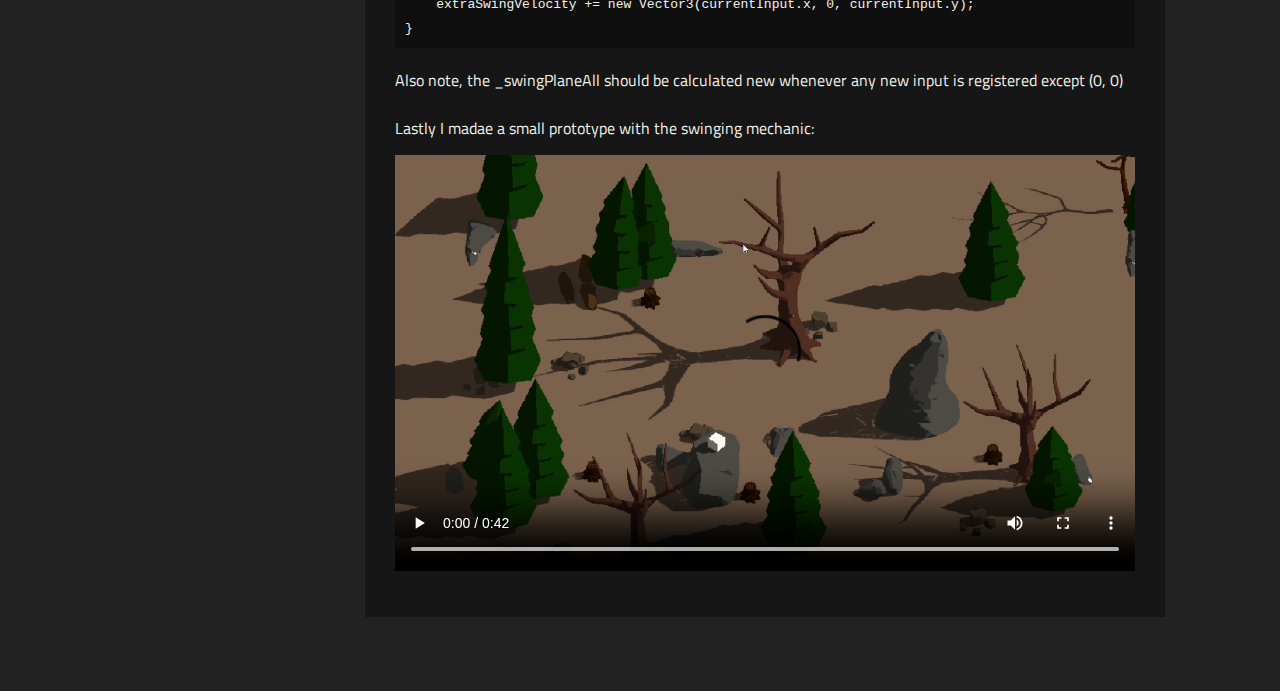
<file: Pages/Page3/SwingingMovement.html>
<!DOCTYPE html>
<html lang="en">
<head>
    <meta charset="UTF-8">
    <meta name="viewport" content="width=device-width, initial-scale=1.0">
    <title>Making a dynamic swinging mechanic in unity</title>
    <link rel="stylesheet" href="/CSS/style.css"/>
    <script src="/Components/header.js" type="text/javascript" defer></script>
    <script src="/Components/menu.js" type="text/javascript" defer></script>
</head>
<body>
    <portfolio-header></portfolio-header>
    <portfolio-menu></portfolio-menu>
    <section class="Page" id="Page3">
        <article class="article">
            <p>
                <a href="/">Home</a> > 
                <a>Making a dynamic swinging mechanic in unity</a>
            </p>
            <h1>Making a dynamic swinging mechanic in unity</h1>
            <p>Here I will show how I create a movement system in unity 2022.3 that includes: swinging, grappling, ground movement. In contrast to other swinging mechanics like spiderman 2, I will do this in 3rd person with a static and orthographic camera. At the end I will also show a small prototype that uses this system.</p>
            <br>
            <p>Final result</p><video height="360" autoplay loop controls>
                <source src="Videos/FinalResult.mp4" type="video/mp4">
                    Your browser does not support the video tag.
            </video>
            <br>
            <br>
            <p>Let's start with the rope that we will be using. To get the attachment point we will do a raycast from the camera:</p>
            <section class="code"><code>private void Update()
{
    if (Input.GetMouseButtonDown(0))
    {
        Ray ray = _camera.ScreenPointToRay(Input.mousePosition);
        if (Physics.Raycast(ray, out RaycastHit hit))
        {
            StartHook(hit.point, hit.collider);
        }
    }
}</code></section>
            <p>And then we cast a ray form the player towards the position we just hit from the previous ray:</p>
            <section class="code"><code>private void StartHook(Vector3 clickedPosition, Collider collider)
{
    if (_isThrowing) return;

    Ray ray = new Ray(transform.position, clickedPosition - transform.position);
    if (collider.Raycast(ray, out RaycastHit hitInfo, _grappleDistance))
    {
        _isAttached = true;
        _finalHookPosition = hitInfo.point;
    }
    else
    {
        _isAttached = false;
        _finalHookPosition = transform.position + (clickedPosition - transform.position).normalized * _grappleDistance;
    }
}</code></section>
            <p>If we hit something we will set our hook position to the hitpoint, otherwise just set it to the maximum throw distance. We will still throw the rope but it will not hit anything.</p>
            <p>With the line rendere component we can easily visualize the rope:</p>
            <video height="240" autoplay loop controls>
                <source src="Videos/ThrowHookSimple.mp4" type="video/mp4">
                Your browser does not support the video tag.
            </video>
            <p>To improve the visuals a bit, I implemented an animation for the throwing effect like in <a href="https://www.youtube.com/watch?v=8nENcDnxeVE">this video</a></p>
            <video height="240" autoplay loop controls>
                <source src="Videos/ThrowHookComplex.mp4" type="video/mp4">
                Your browser does not support the video tag.
            </video>
            <p>Next up I started on the radial movement around a hook position. We can use the unity SpringJoint component, to limit the movement to be only in the sphere around the point. Since we cannot disable this component we will need to add and remove it always when we want to swing!</p>
            <section class="code"><code>//Enable swing
_swingJoint = gameObject.AddComponent<SpringJoint>();
_swingJoint.autoConfigureConnectedAnchor = false;
_swingJoint.connectedAnchor = _finalHookPosition;

float distance = Vector3.Distance(transform.position, _finalHookPosition);

_swingJoint.minDistance = distance;
_swingJoint.maxDistance = 0f;

_swingJoint.spring = _jointSpring;
_swingJoint.damper = _jointDamper;
_swingJoint.massScale = _jointMassScale;</code></section>
            <p>And now we can control the radius of the sphere with the min-Distance of the spring joint. So for shortening and extending the rope we can simply modify this parameter:</p>
            <section class="code"><code>//Extend rope
if (Input.GetKeyDown(KeyCode.Space))
{
    _currentDistance = Vector3.Distance(transform.position, _finalHookPosition);
}    
    
//Shorten rope
if (Input.GetKey(KeyCode.Space))
{
    Vector3 directionToPoint = _finalHookPosition - transform.position;
    _rigidbody.AddForce(directionToPoint.normalized * _hookForceForward);
    
    _currentDistance -= _shortenSpeed * Time.fixedDeltaTime;
    _swingJoint.minDistance = _currentDistance;
}</code></section>
            <video height="240" autoplay loop controls>
                <source src="Videos/WeirdGrapplingMovement.mp4" type="video/mp4">
                Your browser does not support the video tag.
            </video>
            <p>Alright, this already looks interesting! But why does this look like swinging and not grappling? Apparently unity does not force an object with the spring component to be in the specified distance, it rather tries to push it towards that but with the speed the player already gained it will keep spinning around the grapple point.</p>
            <p>I will try a more custom approach now. What I will definetly remember is that pulling the player towards the grapple point might result in </p>
            <p>FIrst I tried to replacing the spring joint component, but that resulted in weird slow movement. So I am not going to remove the spring joint from my code. I will rather try to move the player while grappling (and swinging) towards the grapple point myself so I won't have the bug where the player keeps swinging around the target.</p>
            <img src="Images/PlayerMovement1.png">
            <p>We will be setting the velocity of the rigidbody directly. We do not need to apply the(fiexd)deltaTime to that because that will do the rigidbody on is own, but when we get the old velocity we will need to adjust for the deltaTime.</p>
            <section class="code"><code>private void FixedUpdate()
{
    Vector3 oldVelocity = _rigidbody.velocity;
    Vector3 desiredVelocity = oldVelocity + _gravity;

    if (_inHookMovement)
    {
        if (Input.GetKey(KeyCode.Space))
        {
            Vector3 normalTargetPosition = transform.position + (oldVelocity * Time.fixedDeltaTime);
            Vector3 hookToDefault = normalTargetPosition - _finalHookPosition;
            Vector3 reduceRope = hookToDefault.normalized * _pullSpeed;
            Vector3 desiredPosition = _finalHookPosition + (hookToDefault - reduceRope);
            Vector3 pullVelocity = desiredPosition - transform.position;

            _currentDistance -= pullVelocity.magnitude * Time.fixedDeltaTime;
            _currentDistance = Mathf.Clamp(_currentDistance, 0.3f, _grappleDistance);
            _swingJoint.minDistance = _currentDistance;

            desiredVelocity += pullVelocity;
        }
    }

    desiredVelocity = Vector3.ClampMagnitude(desiredVelocity, _maxAirSpeed);
    _rigidbody.velocity = desiredVelocity;
}</code></section>
            <p>For the swinging we will also use this pulling behaviour, but without actually changing the distance on the spring joint. In most cases the player probably just wants to go forward and not grapple towards a point so we will need to add soem sort of forward input. For that we will need more math!</p>
            <p>A swing is always on a plane. This plane can be defined by the player position, the hook position and a third point. This third point defines the direction the player will go and can be changed. If we want the player to go always directly under the hook position we can simply set the third point to the hook position with a lower y value. This does not feel right because it ignores the current velocity. So why not set the third point with the current velocity?!</p>
            <p>At the start of the hook we can simply calculate the plane we need:</p>
            <section class="code"><code>private void RecalculateSwingPlane()
{
    Vector3 targetPosition = transform.position + _rigidbody.velocity;
    _swingPlaneForward = new Plane(transform.position, _finalHookPosition, targetPosition);
}</code></section>
            <p>To get the swing direction of the player we can project on to the calculated plane</p>
            <img src="Images/PlayerSwingMovement.png">
            <section class="code"><code>private Vector3 GetSwingDirection(Plane swingPlane)
{
    Vector3 playerDirection = _finalHookPosition - transform.position;
    Vector3 perpendicularVector = Vector3.Cross(playerDirection, swingPlane.normal);
    Vector3 projectedVector = Vector3.ProjectOnPlane(perpendicularVector, swingPlane.normal);
    Vector3 playerForward = -projectedVector.normalized;

    //Debug
    if (_drawDebug)
    {
        Debug.DrawLine(transform.position, transform.position + playerDirection, Color.cyan);
        Debug.DrawLine(transform.position, transform.position + projectedVector, Color.red);
    }

    return playerForward;
}</code></section>
            <p>Since the swining code that is going with the velocity we will apply it always as a default forward acceleration. For the pulling we can do a mix between the foward direction and the direct path:</p>
            <section class="code"><code>private void FixedUpdate()
{
    Vector3 oldVelocity = _rigidbody.velocity;
    Vector3 desiredVelocity = oldVelocity + _gravity;

    if (_inHookMovement)
    {
        Vector3 normalTargetPosition = transform.position + (oldVelocity * Time.fixedDeltaTime);
        Vector3 hookToDefault = normalTargetPosition - _finalHookPosition;
        Vector3 reduceRope = hookToDefault.normalized * _pullSpeed;
        Vector3 desiredPosition = _finalHookPosition + (hookToDefault - reduceRope);
        Vector3 pullVelocity = desiredPosition - transform.position;
            
        if (_isPulling)
        {
            _currentDistance -= pullVelocity.magnitude * Time.fixedDeltaTime;
            _currentDistance = Mathf.Clamp(_currentDistance, 0.3f, _grappleDistance);
            _swingJoint.minDistance = _currentDistance;
        }

        desiredVelocity += pullVelocity;

        Vector3 extraSwingVelocity = GetSwingDirection(_swingPlaneForward);
        desiredVelocity += extraSwingVelocity.normalized * _swingSpeed * (_isPulling ? _pullMovementFactor : 1f);
    }
    
    desiredVelocity = Vector3.ClampMagnitude(desiredVelocity, _maxAirSpeed);
    _rigidbody.velocity = desiredVelocity;
}</code></section>
            <p>Result:</p>
            <video height="360" autoplay loop controls>
            <source src="Videos/BasicSwingMovement.mp4" type="video/mp4">
                Your browser does not support the video tag.
            </video>
            <p>At this point let's quickly add ground movement:</p>
            <section class="code"><code>if (!_inHookMovement)
{
    Vector2 input = new Vector2(Input.GetAxisRaw("Horizontal"), Input.GetAxisRaw("Vertical"));
    Vector3 movement = new Vector3(input.x, 0, input.y).normalized;

    if (movement != Vector3.zero)
        transform.rotation = Quaternion.Slerp(transform.rotation, Quaternion.LookRotation(movement), _rotationSpeed);

    float speed = _isGrounded ? _groundSpeed : _airSpeed;
    desiredVelocity += movement * speed;

    if (_initJump)
    {
        desiredVelocity += Vector3.up * _jumpForce;
        _initJump = false;
    }
}</code></section>
            <p>The last thing I want to do is add air movement (mainly for controling the swinging more). I will use the same approach as for the basic forward movement. The third point of the plane will be calculated with the input:</p>
            <section class="code"><code>private void RecalculateSwingPlaneAll(Vector2 input)
{
    _swingPlaneAll = new Plane(transform.position, _finalHookPosition, transform.position + new Vector3(input.x, 0, input.y));
}</code></section>
            <p>We can add our omni directional air movement to the extraSwingVelocity:</p>
            <section class="code"><code> if (currentInput != Vector2.zero)
{
    extraSwingVelocity += GetSwingDirection(_swingPlaneAll);
}</code></section>
            <p>or just apply the input directly</p>
            <section class="code"><code>if (currentInput != Vector2.zero)
{
    extraSwingVelocity += new Vector3(currentInput.x, 0, currentInput.y);
}</code></section>
            <p>Also note, the _swingPlaneAll should be calculated new whenever any new input is registered except (0, 0)</p>
            <br>
            <p>Lastly I madae a small prototype with the swinging mechanic: </p>
            <video height="360" autoplay loop controls>
                <source src="Videos/FinalResult.mp4" type="video/mp4">
                    Your browser does not support the video tag.
            </video>
        </article>
    </section>
</body>
</html>
</file>
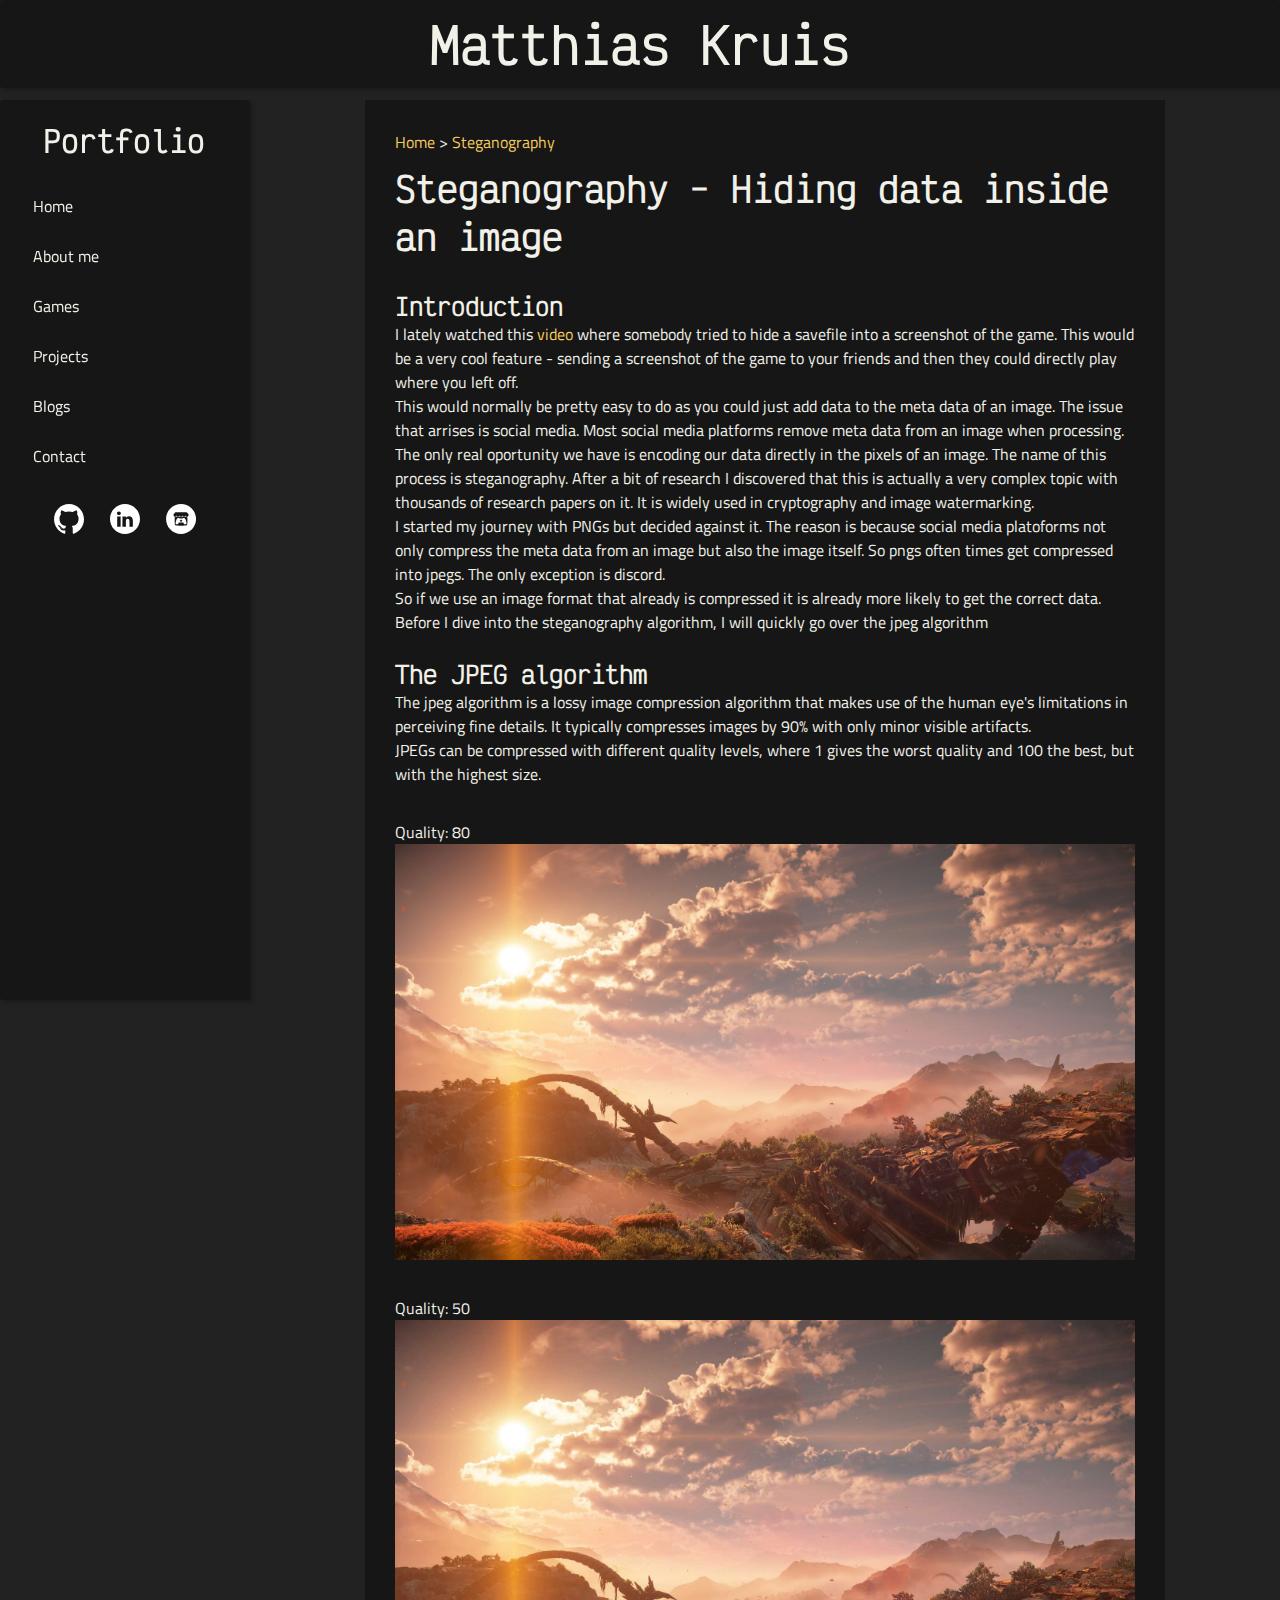
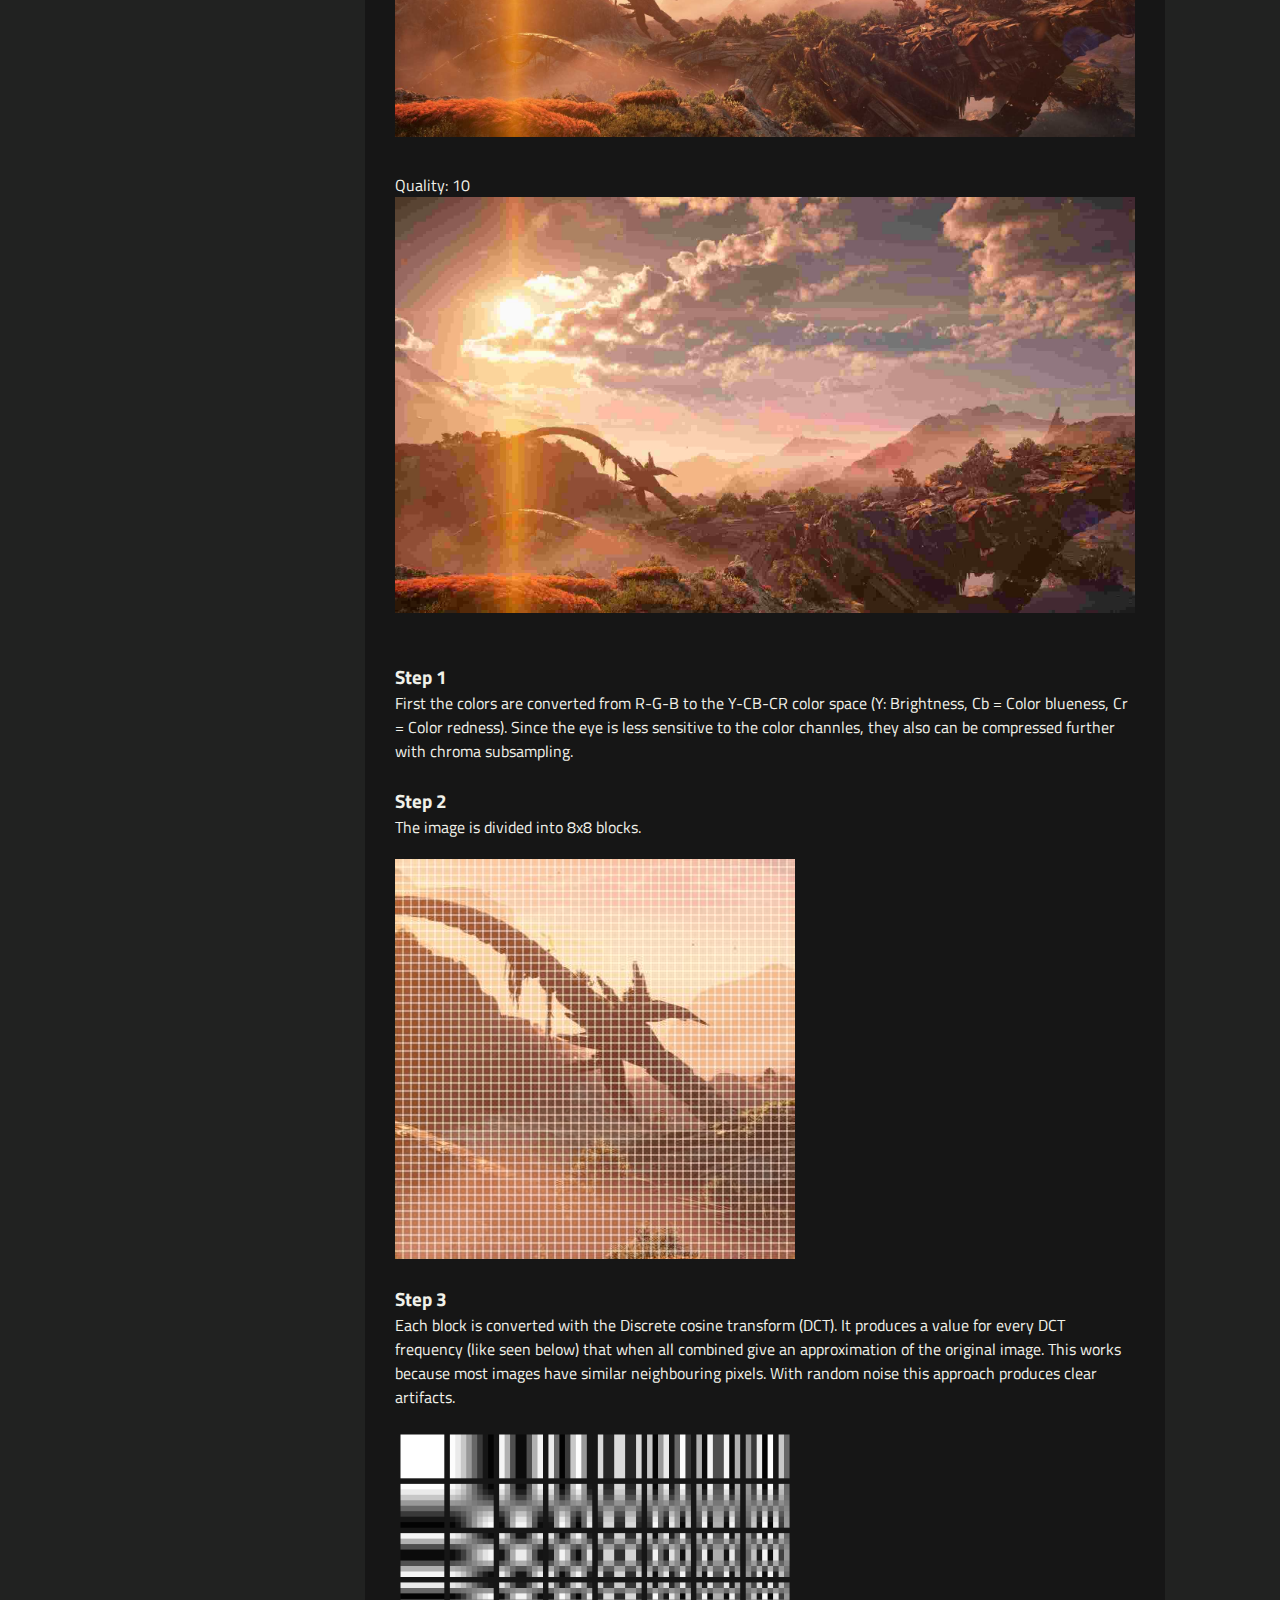
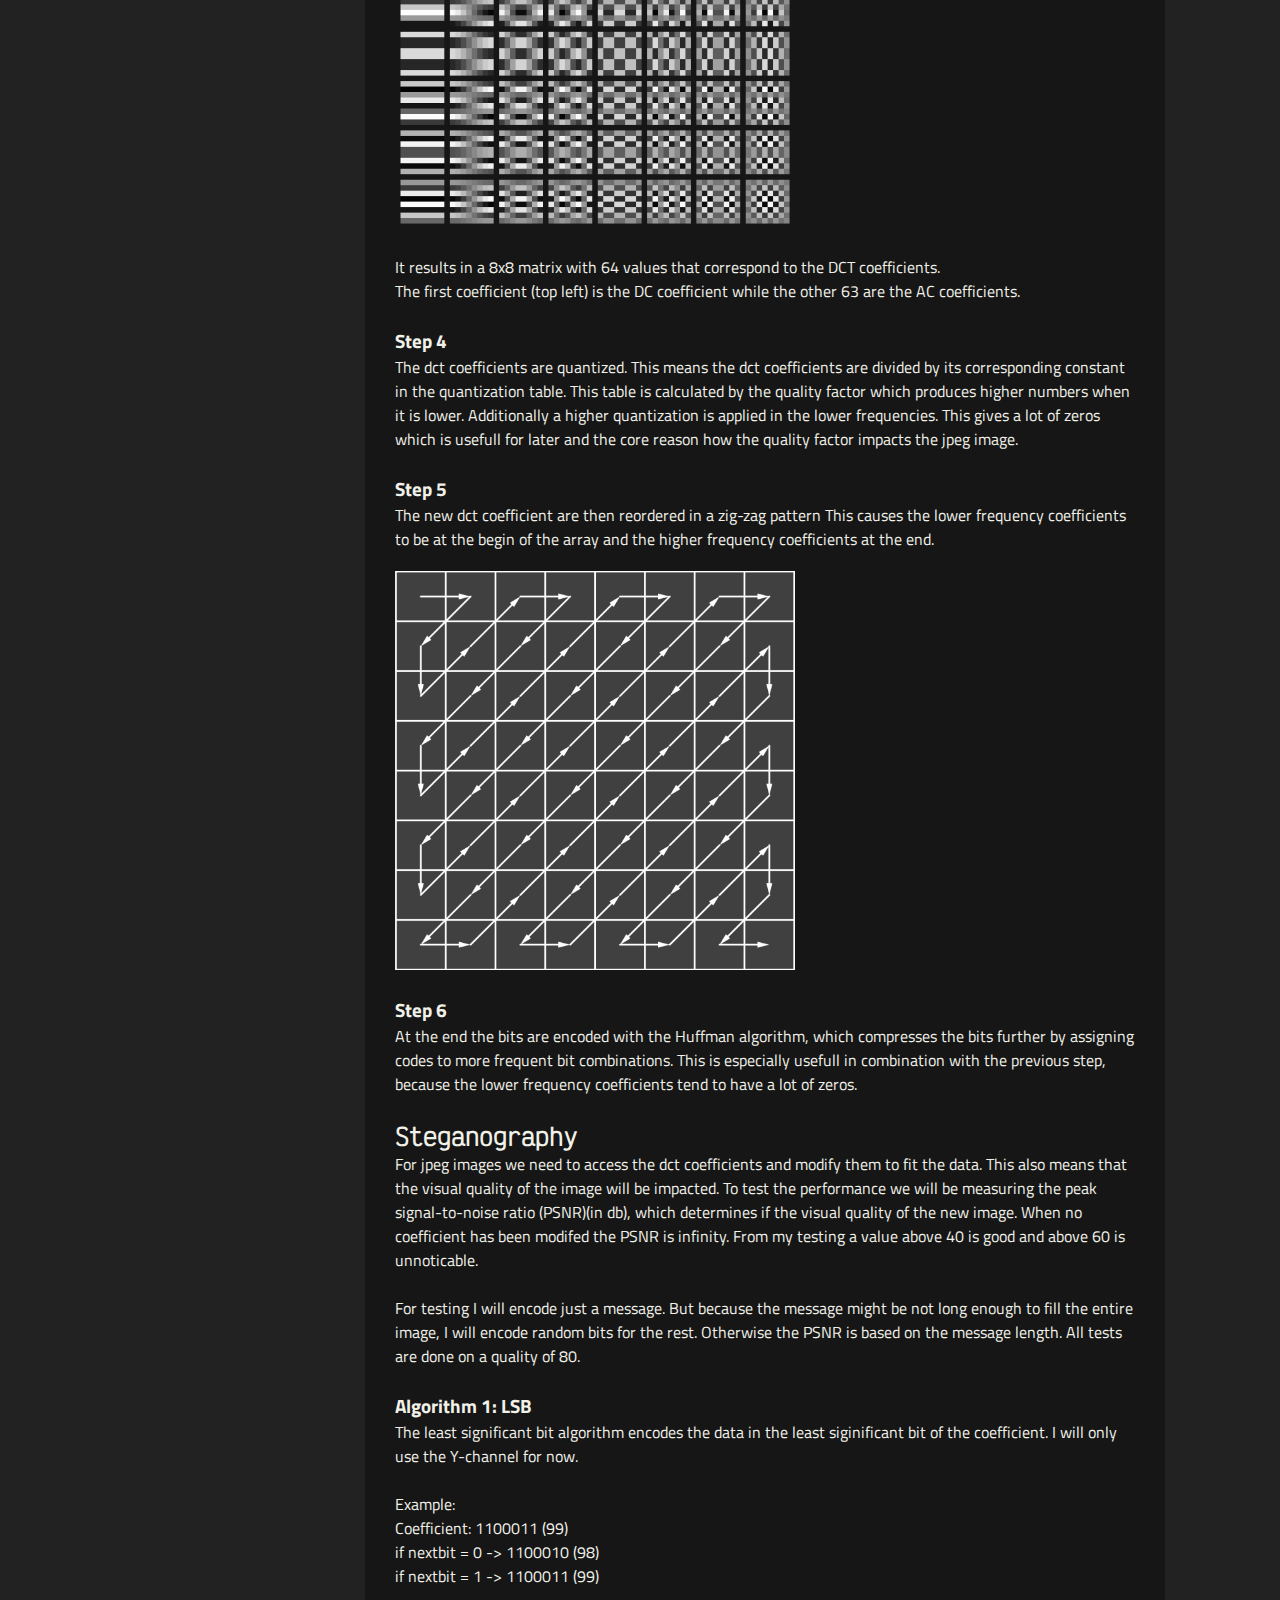
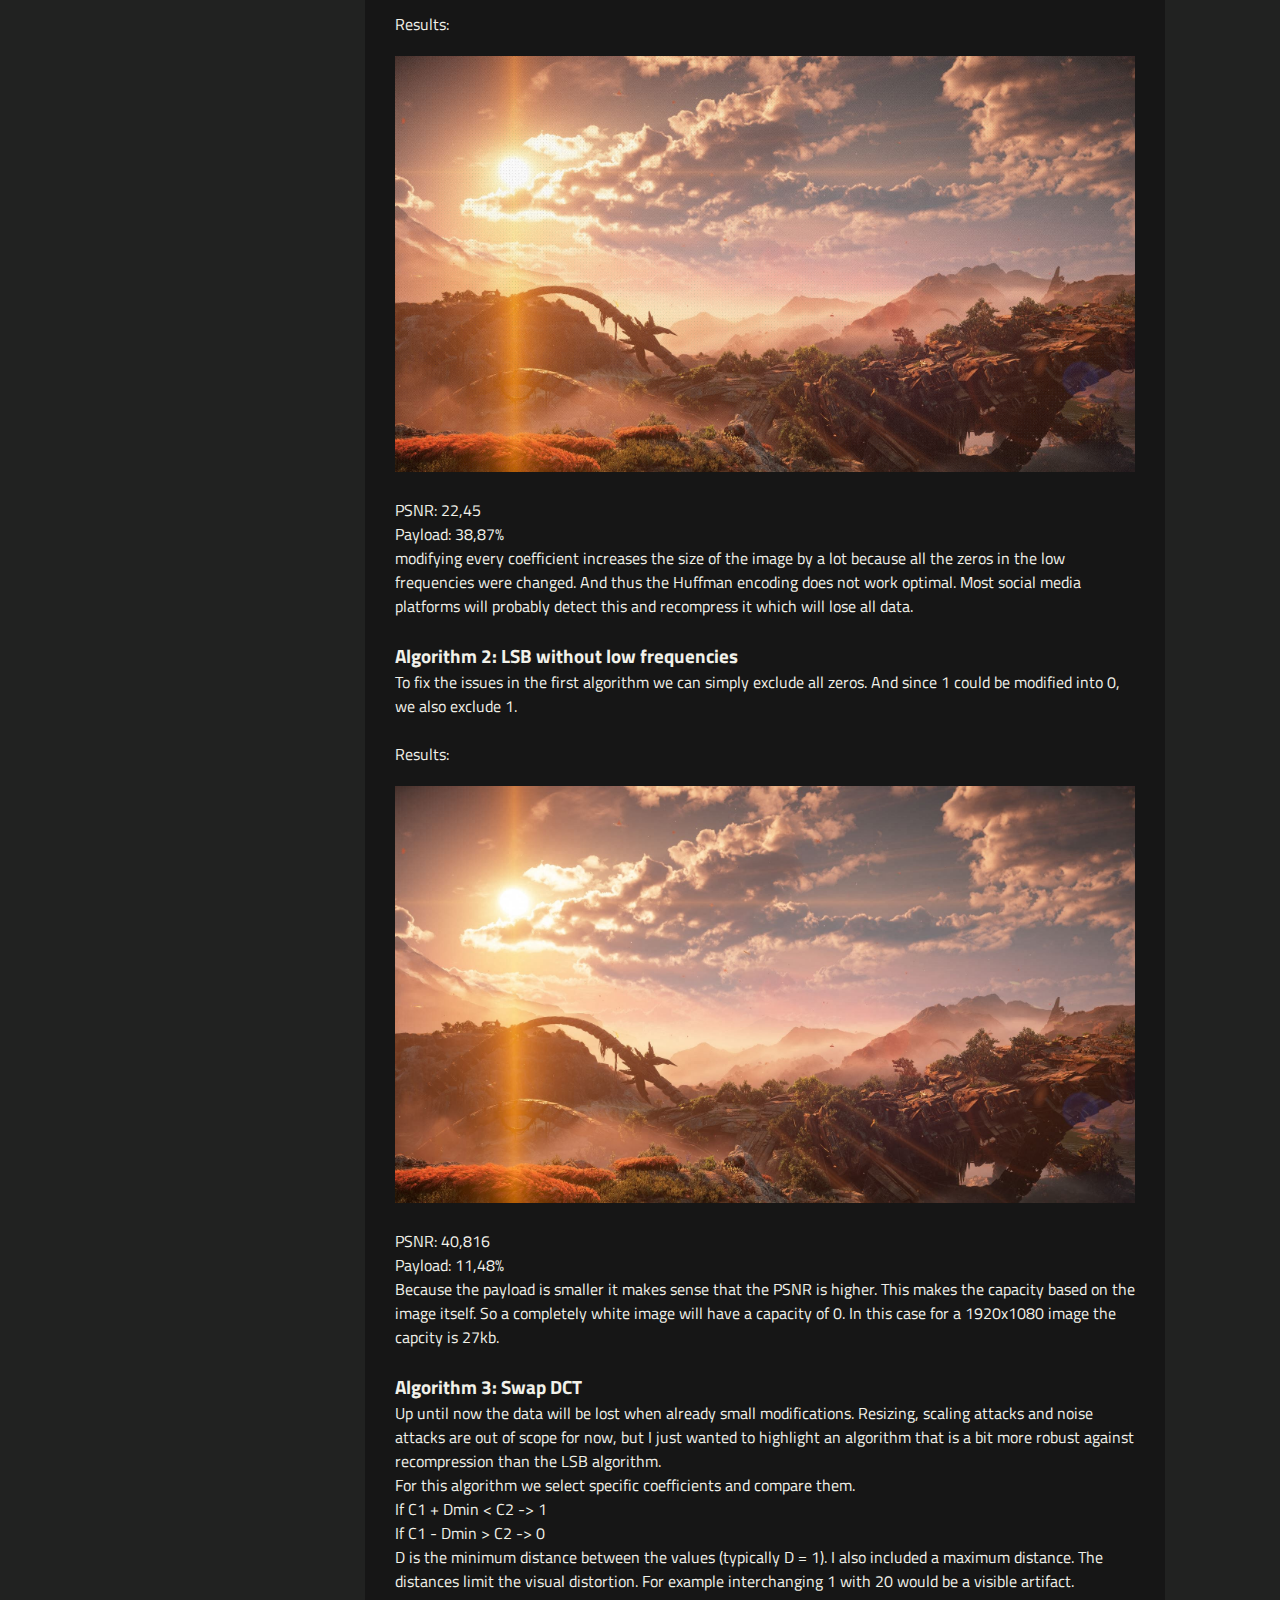
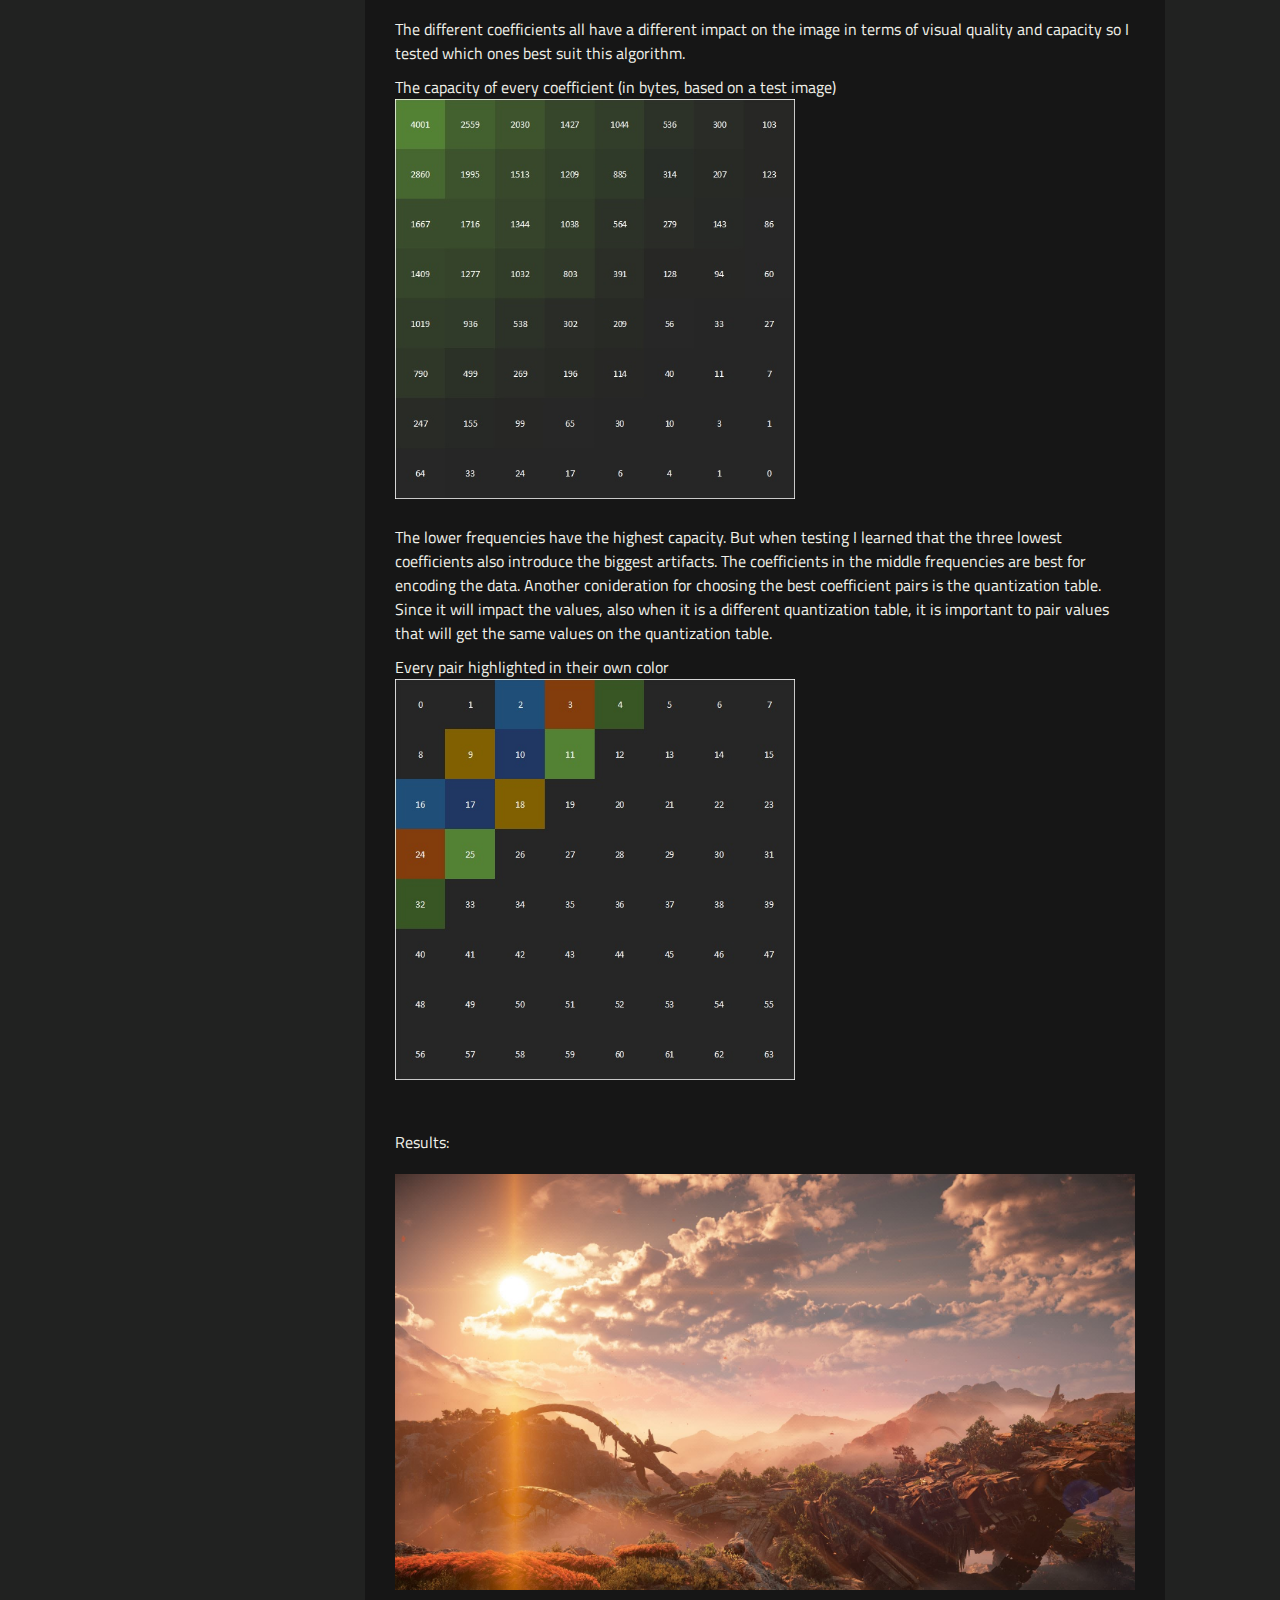
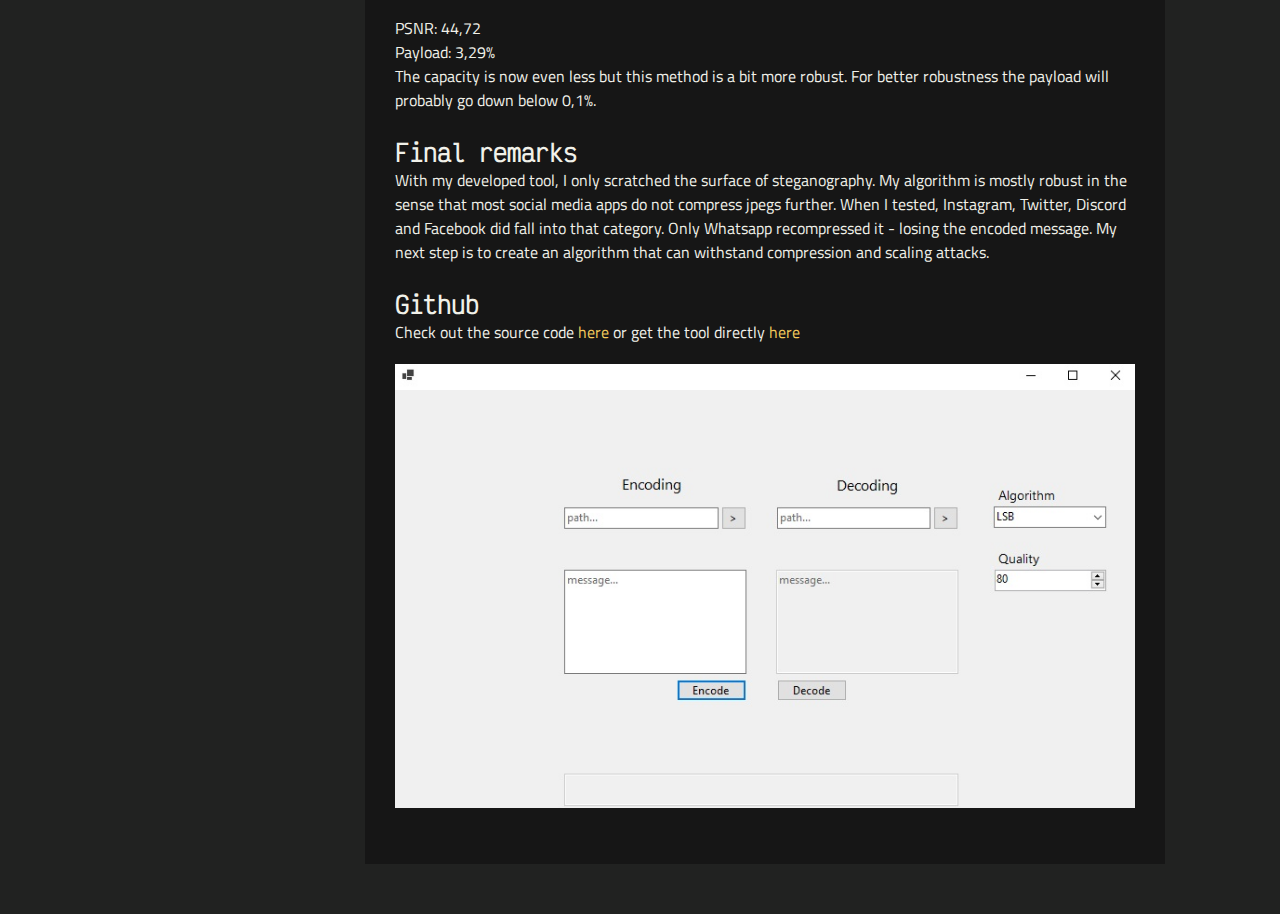
<file: Pages/Page5/steganography.html>
<!DOCTYPE html>
<html lang="en">
<head>
    <meta charset="UTF-8">
    <meta name="viewport" content="width=device-width, initial-scale=1.0">
    <title>Steganography - Hiding data inside an image</title>
    <link rel="stylesheet" href="/CSS/style.css"/>
    <script src="/Components/header.js" type="text/javascript" defer></script>
    <script src="/Components/menu.js" type="text/javascript" defer></script>
</head>
<body>
    <portfolio-header></portfolio-header>
    <portfolio-menu></portfolio-menu>
    <section class="Page" id="Page5">
        <article class="article">
            <p>
                <a href="/">Home</a> > 
                <a>Steganography</a>
            </p>
            <h1>Steganography - Hiding data inside an image</h1>

            <h2>Introduction</h2>
            <p>I lately watched this <a href="https://www.youtube.com/watch?v=0aBy8wLnpQ8">video</a> where somebody tried to hide a savefile into a screenshot of the game. This would be a very cool feature - sending a screenshot of the game to your friends and then they could directly play where you left off.</p>
            <p>This would normally be pretty easy to do as you could just add data to the meta data of an image. The issue that arrises is social media. Most social media platforms remove meta data from an image when processing.</p>
            <p>The only real oportunity we have is encoding our data directly in the pixels of an image. The name of this process is steganography. After a bit of research I discovered that this is actually a very complex topic with thousands of research papers on it. It is widely used in cryptography and image watermarking.</p>
            <p>I started my journey with PNGs but decided against it. The reason is because social media platoforms not only compress the meta data from an image but also the image itself. So pngs often times get compressed into jpegs. The only exception is discord.</p>
            <p>So if we use an image format that already is compressed it is already more likely to get the correct data.</p>
            <p>Before I dive into the steganography algorithm, I will quickly go over the jpeg algorithm</p>
            
            <br>
            <h2>The JPEG algorithm</h2>
            <p>The jpeg algorithm is a lossy image compression algorithm that makes use of the human eye's limitations in perceiving fine details. It typically compresses images by 90% with only minor visible artifacts.</p>
            <p>JPEGs can be compressed with different quality levels, where 1 gives the worst quality and 100 the best, but with the highest size.</p>
            <br>
            <figure>
                <figcaption>Quality: 80</figcaption>
                <img src="Images/JPEG80.jpg">
            </figure>
            
            <figure>
                <figcaption>Quality: 50</figcaption>
                <img src="Images/JPEG50.jpg">
            </figure>

            <figure>
                <figcaption>Quality: 10</figcaption>
                <img src="Images/JPEG10.jpg"> 
            </figure>
            <br>
            <H3>Step 1</H3>
            <p>First the colors are converted from R-G-B to the Y-CB-CR color space (Y: Brightness, Cb = Color blueness, Cr = Color redness). Since the eye is less sensitive to the color channles, they also can be compressed further with chroma subsampling.</p>
            <br>
            <H3>Step 2</H3>
            <p>The image is divided into 8x8 blocks.</p>
            <img src="Images/Grid400.jpg" width="400">
            
            <H3>Step 3</H3>
            <p>Each block is converted with the Discrete cosine transform (DCT). It produces a value for every DCT frequency (like seen below) that when all combined give an approximation of the original image. This works because most images have similar neighbouring pixels. With random noise this approach produces clear artifacts. </p>
            <img src="Images/DCT.png" width="400">
            <p>It results in a 8x8 matrix with 64 values that correspond to the DCT coefficients.</p>
            <p>The first coefficient (top left) is the DC coefficient while the other 63 are the AC coefficients.</p>
            <br>

            <H3>Step 4</H3>
            <p>The dct coefficients are quantized. This means the dct coefficients are divided by its corresponding constant in the quantization table. This table is calculated by the quality factor which produces higher numbers when it is lower. Additionally a higher quantization is applied in the lower frequencies. This gives a lot of zeros which is usefull for later and the core reason how the quality factor impacts the jpeg image.</p>
            <br>
            
            <H3>Step 5</H3>
            <p>The new dct coefficient are then reordered in a zig-zag pattern This causes the lower frequency coefficients to be at the begin of the array and the higher frequency coefficients at the end.</p>
            <img src="Images/ZigZag.png" width="400">
            <H3>Step 6</H3>
            <p>At the end the bits are encoded with the Huffman algorithm, which compresses the bits further by assigning codes to more frequent bit combinations. This is especially usefull in combination with the previous step, because the lower frequency coefficients tend to have a lot of zeros.</p>
        
            <br>
            <h2>Steganography</h2>
            <p>For jpeg images we need to access the dct coefficients and modify them to fit the data. This also means that the visual quality of the image will be impacted. To test the performance we will be measuring the peak signal-to-noise ratio (PSNR)(in db), which determines if the visual quality of the new image. When no coefficient has been modifed the PSNR is infinity. From my testing a value above 40 is good and above 60 is unnoticable.</p>
            <br>
            <p>For testing I will encode just a message. But because the message might be not long enough to fill the entire image, I will encode random bits for the rest. Otherwise the PSNR is based on the message length. All tests are done on a quality of 80.</p>
            <br>
            <H3>Algorithm 1: LSB</H3>
            <p>The least significant bit algorithm encodes the data in the least siginificant bit of the coefficient. I will only use the Y-channel for now.</p>
            <br>
            <p>Example:</p>
            <p>Coefficient: 1100011 (99)</p>
            <p>if nextbit = 0 -> 1100010 (98)</p>
            <p>if nextbit = 1 -> 1100011 (99)</p>
            <br>
            <p>Results:</p>
            <img src="Images/LSB.jpg"> 
            <p>PSNR: 22,45</p>
            <p>Payload: 38,87%</p>
            <p>modifying every coefficient increases the size of the image by a lot because all the zeros in the low frequencies were changed. And thus the Huffman encoding does not work optimal. Most social media platforms will probably detect this and recompress it which will lose all data.</p>
            <br>
            <H3>Algorithm 2: LSB without low frequencies</H3>
            <p>To fix the issues in the first algorithm we can simply exclude all zeros. And since 1 could be modified into 0, we also exclude 1.</p>
            <br>
            <p>Results:</p>
            <img src="Images/LSBExclude01.jpg">
            <p>PSNR: 40,816</p>
            <p>Payload: 11,48%</p>
            <p>Because the payload is smaller it makes sense that the PSNR is higher. This makes the capacity based on the image itself. So a completely white image will have a capacity of 0. In this case for a 1920x1080 image the capcity is 27kb.</p>

            <br>
            <H3>Algorithm 3: Swap DCT</H3>
            <p>Up until now the data will be lost when already small modifications. Resizing, scaling attacks and noise attacks are out of scope for now, but I just wanted to highlight an algorithm that is a bit more robust against recompression than the LSB algorithm.</p>
            <p>For this algorithm we select specific coefficients and compare them.</p>
            <p>If C1 + Dmin &lt; C2 -> 1 </p>
            <p>If C1 - Dmin &gt; C2 -> 0 </p>
            <p>D is the minimum distance between the values (typically D = 1). I also included a maximum distance. The distances limit the visual distortion. For example interchanging 1 with 20 would be a visible artifact.</p>
            <br>
            <p>The different coefficients all have a different impact on the image in terms of visual quality and capacity so I tested which ones best suit this algorithm.</p>
            <figure>
                <figcaption>The capacity of every coefficient (in bytes, based on a test image)</figcaption>
                <img src="Images/Capacity.jpg" width="400">
            </figure>
            <p>The lower frequencies have the highest capacity. But when testing I learned that the three lowest coefficients also introduce the biggest artifacts. The coefficients in the middle frequencies are best for encoding the data. Another conideration for choosing the best coefficient pairs is the quantization table. Since it will impact the values, also when it is a different quantization table, it is important to pair values that will get the same values on the quantization table.</p>
            <figure>
                <figcaption>Every pair highlighted in their own color</figcaption>
                <img src="Images/SwapCoefficients.jpg" width="400">
            </figure>
            <br>
            <p>Results:</p>
            <img src="Images/SwapDCT.jpg">
            <p>PSNR: 44,72</p>
            <p>Payload: 3,29%</p>
            <p>The capacity is now even less but this method is a bit more robust. For better robustness the payload will probably go down below 0,1%.</p>
            <br>
            
            <h2>Final remarks</h2>
            <p>With my developed tool, I only scratched the surface of steganography. My algorithm is mostly robust in the sense that most social media apps do not compress jpegs further. When I tested, Instagram, Twitter, Discord and Facebook did fall into that category. Only Whatsapp recompressed it - losing the encoded message. My next step is to create an algorithm that can withstand compression and scaling attacks.</p>

            <br>
            <h2>Github</h2>
            <p>Check out the source code <a href="https://github.com/SmallNightLight/ImageSteganography">here</a> or get the tool directly <a href="https://github.com/SmallNightLight/ImageSteganography/releases/tag/1.0">here</a></p>
            <img src="Images/ToolImage.jpg">
        </article>
    </section>
</body>
</html>
</file>
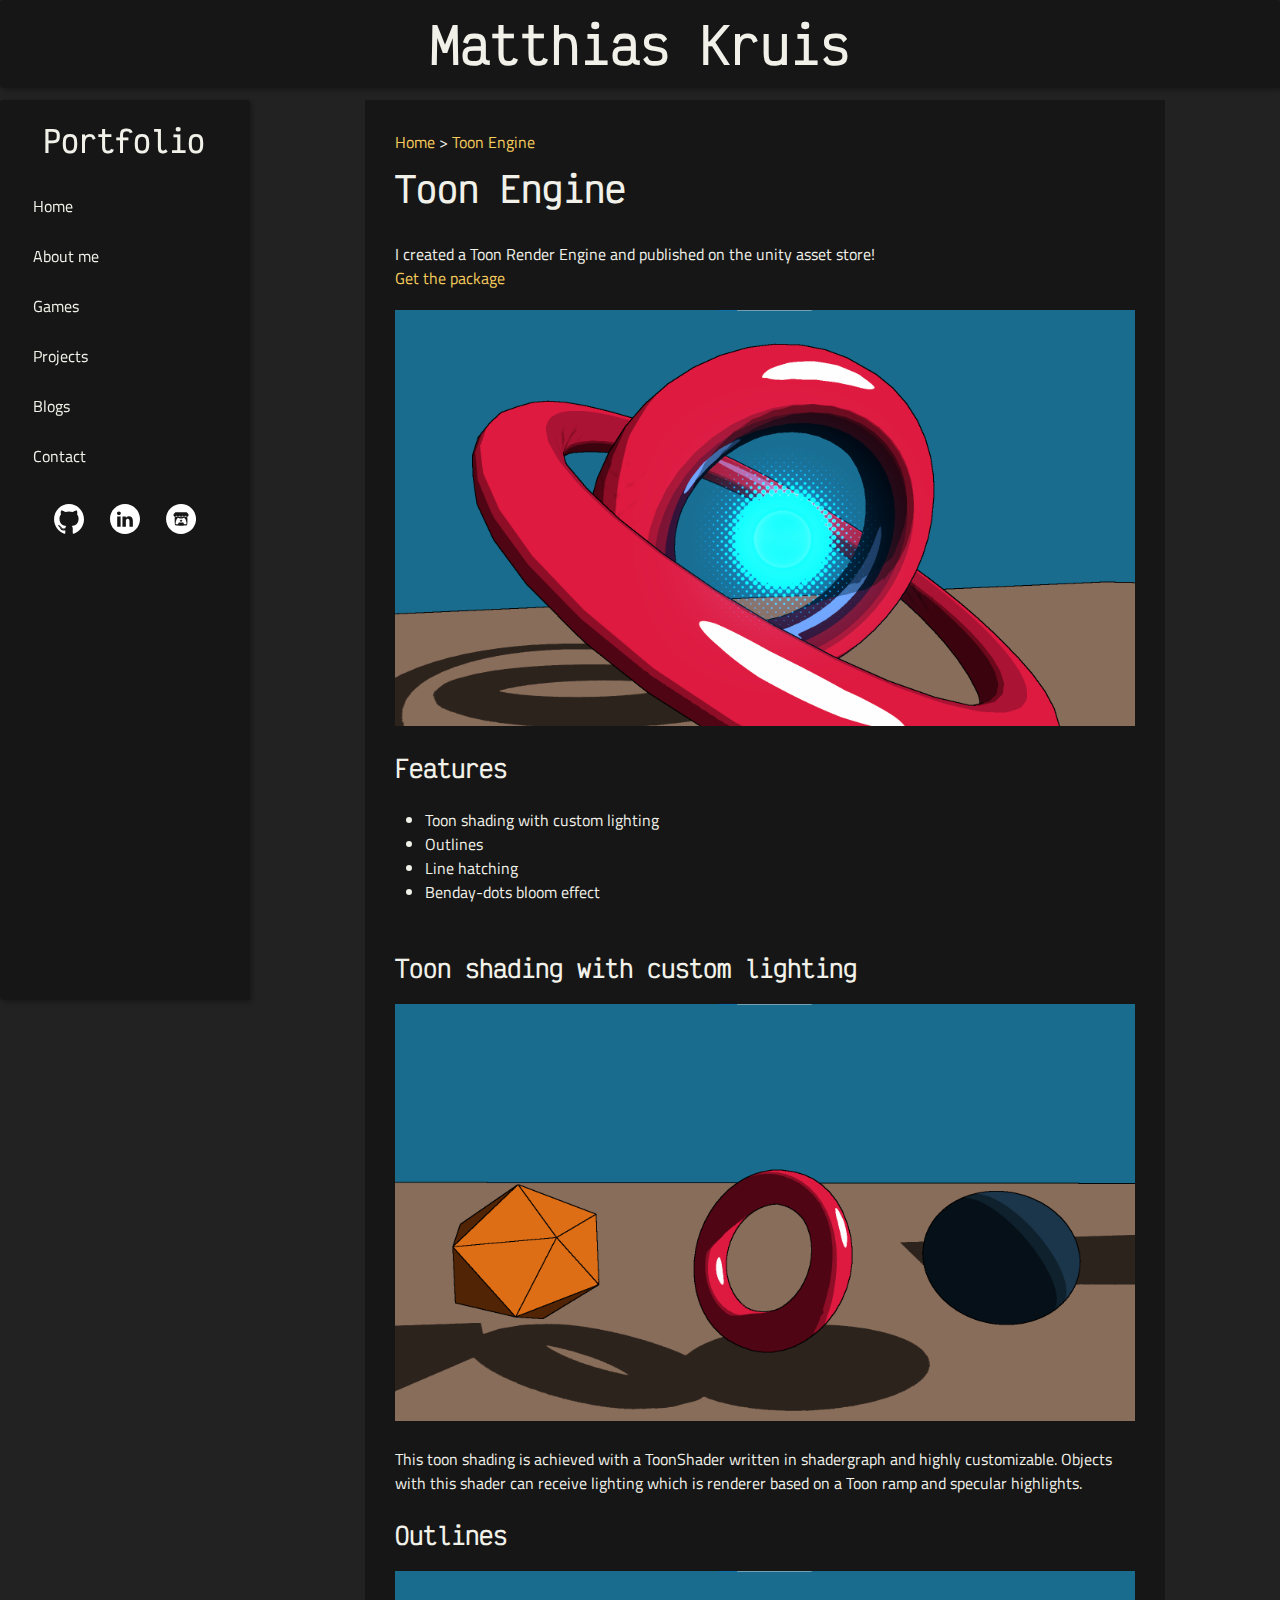
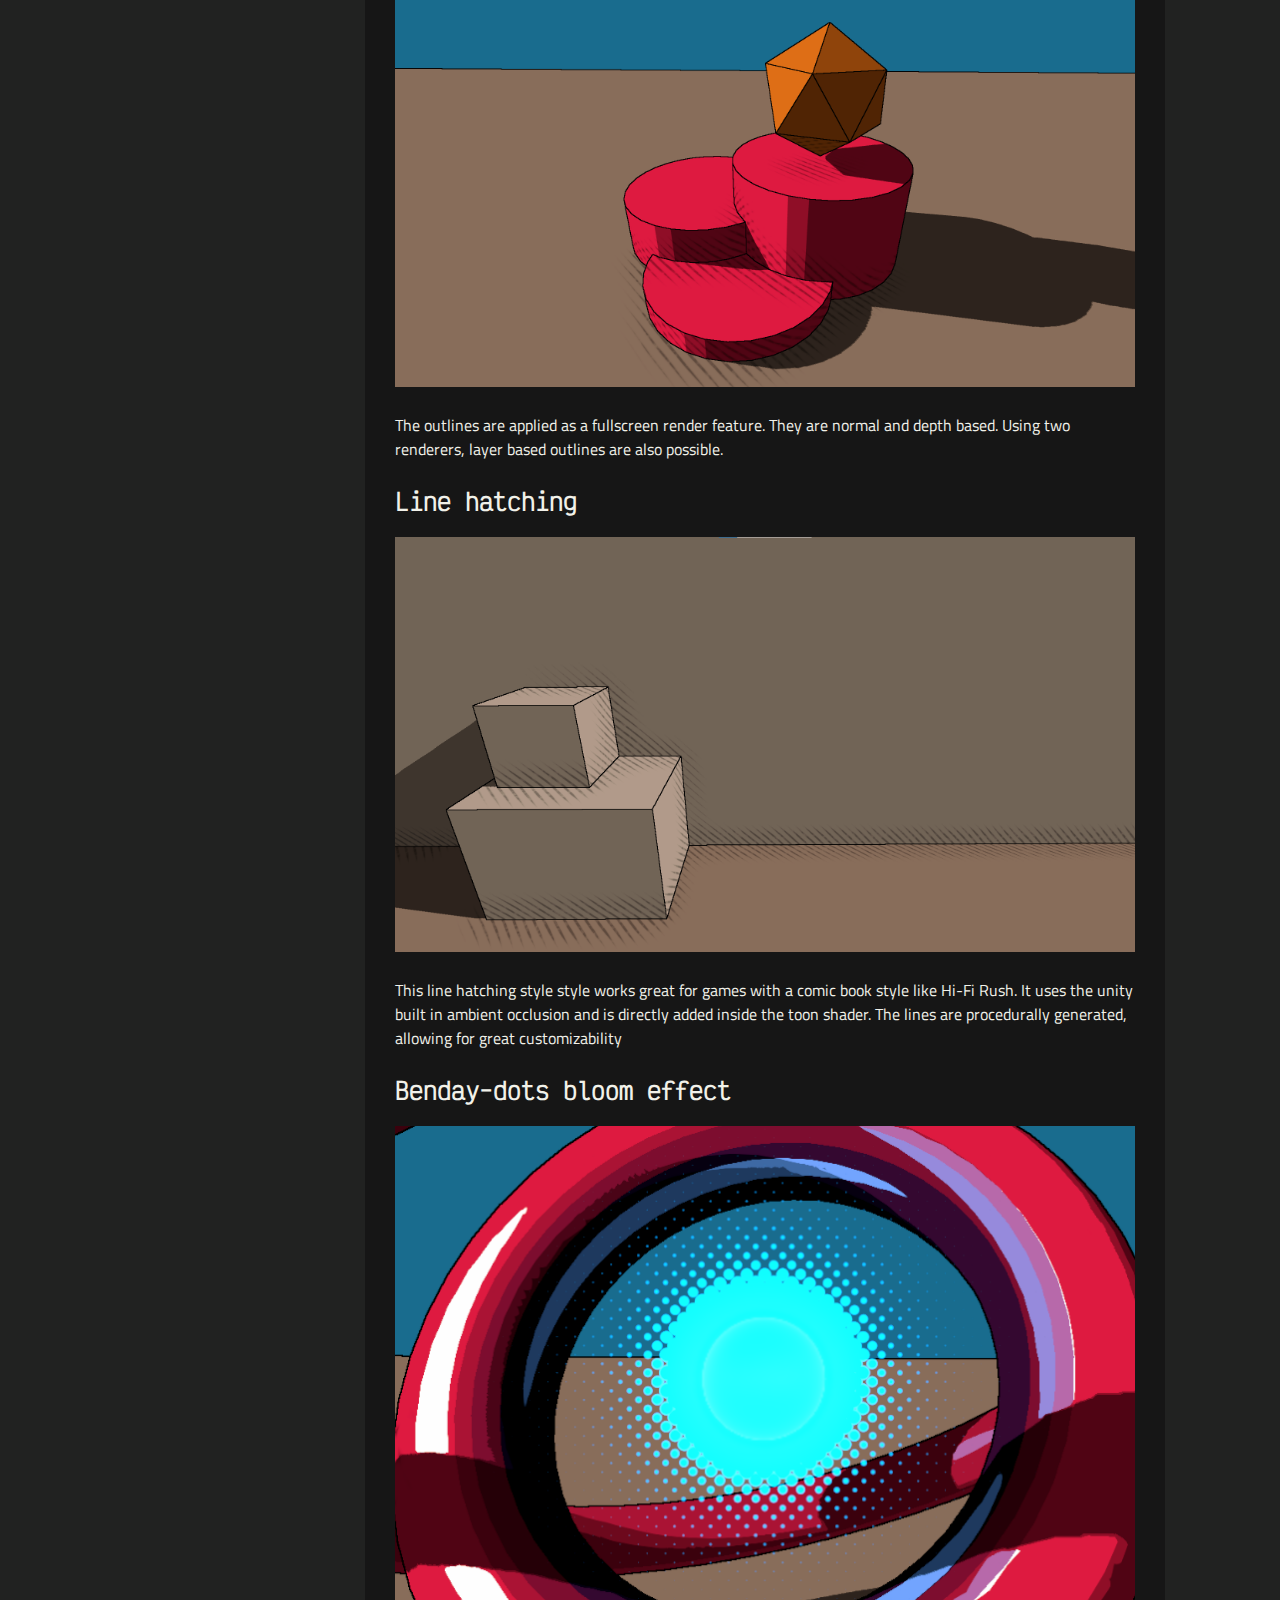
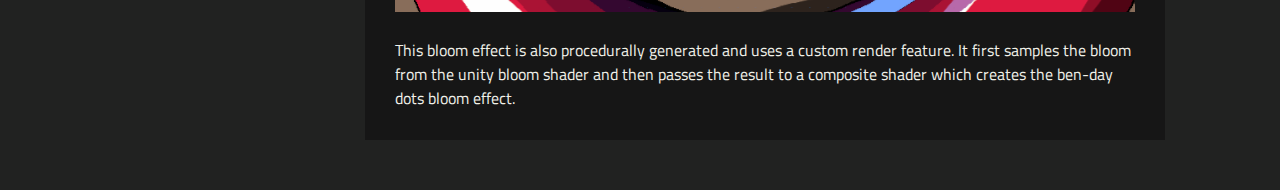
<file: Pages/Page6/ToonEngine.html>
<!DOCTYPE html>
<html lang="en">
<head>
    <meta charset="UTF-8">
    <meta name="viewport" content="width=device-width, initial-scale=1.0">
    <title>Toon Engine - now on unity asset store</title>
    <link rel="stylesheet" href="/CSS/style.css"/>
    <script src="/Components/header.js" type="text/javascript" defer></script>
    <script src="/Components/menu.js" type="text/javascript" defer></script>
</head>
<body>
    <portfolio-header></portfolio-header>
    <portfolio-menu></portfolio-menu>
    <section class="Page" id="Page5">
        <article class="article">
            <p>
                <a href="/">Home</a> > 
                <a>Toon Engine</a>
            </p>
            <h1>Toon Engine</h1>
            <p>I created a Toon Render Engine and published on the unity asset store!</p>
            <a href="https://assetstore.unity.com/packages/slug/294312">Get the package</a>
            <br>
            <img src="Images/ToonEngine7.png">
            <br>
            <h2>Features</h2>
            <br>
            <ul>
                <li>Toon shading with custom lighting</li>
                <li>Outlines</li>
                <li>Line hatching</li>
                <li>Benday-dots bloom effect</li>
            </ul>
            <br>
            <br>
            <h2>Toon shading with custom lighting</h2>
            <img src="Images/ToonEngine4.png">
            <br>
            <p>This toon shading is achieved with a ToonShader written in shadergraph and highly customizable. Objects with this shader can receive lighting which is renderer based on a Toon ramp and specular highlights.</p>
            
            <br>
            <h2>Outlines</h2>
            <img src="Images/ToonEngine6.png">
            <br>
            <p>The outlines are applied as a fullscreen render feature. They are normal and depth based. Using two renderers, layer based outlines are also possible.</p>

            <br>
            <h2>Line hatching</h2>
            <img src="Images/ToonEngine5.png">
            <br>
            <p>This line hatching style style works great for games with a comic book style like Hi-Fi Rush. It uses the unity built in ambient occlusion and is directly added inside the toon shader. The lines are procedurally generated, allowing for great customizability</p>

            <br>
            <h2>Benday-dots bloom effect</h2>
            <img src="Images/ToonEngine8.png">
            <br>
            <p>This bloom effect is also procedurally generated and uses a custom render feature. It first samples the bloom from the unity bloom shader and then passes the result to a composite shader which creates the ben-day dots bloom effect.</p>
        </article>
    </section>
</body>
</html>
</file>
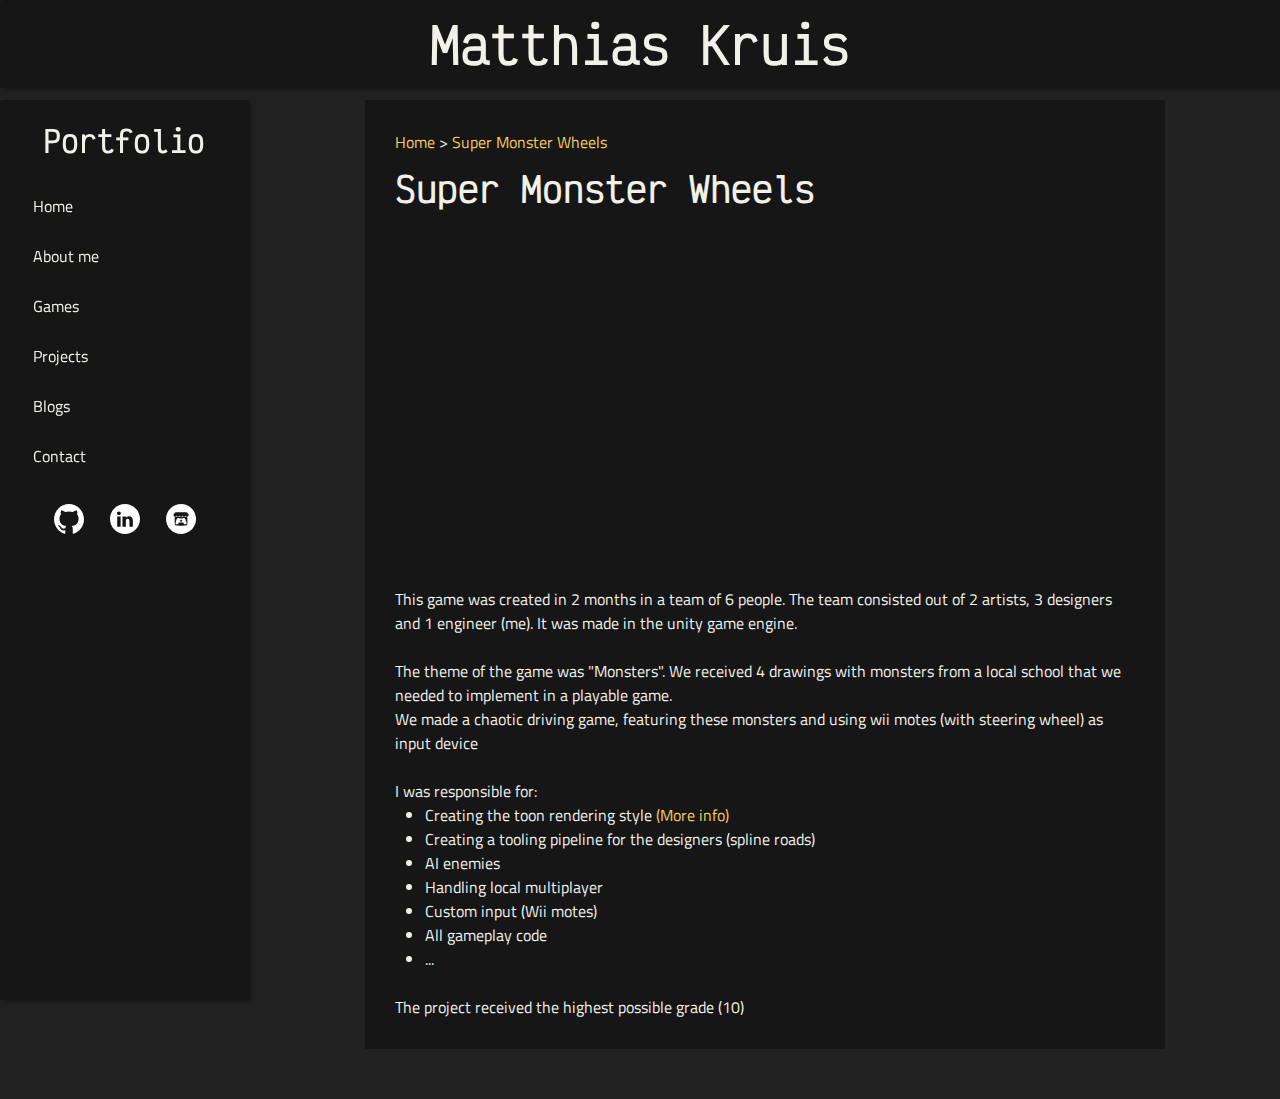
<file: Pages/Page8/supermonsterwheels.html>
<!DOCTYPE html>
<html lang="en">
<head>
    <meta charset="UTF-8">
    <meta name="viewport" content="width=device-width, initial-scale=1.0">
    <title>Super Monster Wheels</title>
    <link rel="stylesheet" href="/CSS/style.css"/>
    <script src="/Components/header.js" type="text/javascript" defer></script>
    <script src="/Components/menu.js" type="text/javascript" defer></script>
</head>
<body>
    <portfolio-header></portfolio-header>
    <portfolio-menu></portfolio-menu>
    <section class="Page" id="Page4">
        <article class="article">
            <p>
                <a href="/">Home</a> > 
                <a>Super Monster Wheels</a>
            </p>
            <h1>Super Monster Wheels</h1>
            <iframe width="560" height="315" src="https://www.youtube.com/embed/M2bNjLlRdzQ?si=UwA1f9Wq326J2Fxh" title="YouTube video player" frameborder="0" allow="accelerometer; autoplay; clipboard-write; encrypted-media; gyroscope; picture-in-picture; web-share" referrerpolicy="strict-origin-when-cross-origin" allowfullscreen></iframe>
            <br>
            <br>
            <p>This game was created in 2 months in a team of 6 people. The team consisted out of 2 artists, 3 designers and 1 engineer (me). It was made in the unity game engine.</p>
            <br>
            <p>The theme of the game was "Monsters". We received 4 drawings with monsters from a local school that we needed to implement in a playable game.</p>
            <p>We made a chaotic driving game, featuring these monsters and using wii motes (with steering wheel) as input device</p>
            <br>
            <P> I was responsible for: </p>
            <ul>
                <li>Creating the toon rendering style <a href= "../Page6/ToonEngine.html">(More info)</a></li>
                <li>Creating a tooling pipeline for the designers (spline roads)</li>
                <li>AI enemies</li>
                <li>Handling local multiplayer</li>
                <li>Custom input (Wii motes)</li>
                <li>All gameplay code</li>
                <li>...</li>
            </ul>
            <br>
            <p>The project received the highest possible grade (10)</p>
        </article>
    </section>
</body>
</html>
</file>
<file: CSS/style.css>
@import url('https://fonts.googleapis.com/css2?family=Shantell+Sans&family=Titillium+Web:wght@400;700&display=swap');
@import url('https://fonts.googleapis.com/css2?family=Victor+Mono:ital,wght@0,100..700;1,100..700&display=swap');

    *{
        margin: 0px;
        padding: 0px;
        box-sizing: border-box;
    }

    html{
        scroll-behavior : smooth;
    } 

    body {
        font-family: 'Titillium Web', sans-serif;
        background-color: #212221;
        color: #f1f1e9;
    }

    ::selection {
        background-color: #F5CB5C;
        color: #161616;
      }
  
    /* Style for the header section */
    header {
        display: flex;
        justify-content: space-between;
        align-items: center;
        padding: 10px;
        z-index: 20;
        position: fixed;
        width: 100vw;
        font-family: 'Victor Mono';
    }

    h1, h2{
        font-family: 'Victor Mono';
    }
    
    .Logo p{
        padding-left: 10px;
        margin-bottom: 30px;
    }

    .Logo strong{
        padding: 10px;
        font-size: 30px;
        font-family: 'Victor Mono';
    }

    .Logo img {
        margin: 10px;
        margin-top: 80px;
        height: 170px;
    }

    /* Style for the title */
    header h1 {
        font-size: 50px;
        text-align: center;
        margin: 0px auto;
    }
    
    /* Style for the menu */
    @media only screen and (max-width: 950px) {
        .Menu {
            width: 100%;
            height: 420px;
            padding: 20px;
            color: #f1f1e9;
            top: 150px;
            z-index: 0;
            margin-bottom: 20px;
        }

        .Menu .MenuItems {
            padding-top: 20px;
            display: flex;
            flex-direction: column;
            align-items: center;
        }

        .article{
            margin: 50px 50px 50px 50px;
        }

        .MainSection{
            margin-left: 0px;
            padding-top: 0px;
        }
    }

    @media only screen and (min-width: 950px) {
        .Menu {
            width: 250px;
            height: 100vh;
            padding: 20px;
            color: #f1f1e9;
            position: fixed;
            top: 100px;
            left: 0px;
            z-index: 0;
        }

        .Menu .MenuItems {
            padding-top: 20px;
            display: flex;
            flex-direction: column;
            
        }

        .article{
            margin: 100px 50px 50px 300px;
        }

        .MainSection{
            margin-left: 250px;
            padding-top: 100px;
        }
    }

    @media only screen and (max-width: 700px){
        .article{
            margin-right: 0px;
            margin-left: 0px;
            margin-top: 10px;
        }
    }

    @media only screen and (min-width: 700px) and (max-width: 950px) {
        .article{
            margin-right: 50px;
            margin-left: 50px;
        }
    }

    .Menu a{
        color: #f1f1e9;
        text-decoration: none;
        padding: 13px;
        border-radius: 3px;
        transition: all 0.2s ease-in-out;
        font-size: 16px;
    }

    a{
        cursor: pointer;
    }
    
    .SocialMedia {
        margin-top: 10px;
        position: sticky;
        left: 30px;
        display: flex; /* Added */
        justify-content: center; /* Added */
        align-items: center;
    }
    
    .SocialMedia a img {
        width: 30px;
        border: none;
    }

    .anchor{
        position: relative;
        top: -120px;
        visibility: hidden;
    }

    .AboutMe {
        margin: 0px 20px 20px 20px;
        padding: 20px;
    }
    
    .AboutMe h2, .Contact h2 {
        margin-bottom: 10px;
    }
    
    .AboutMe .content {
        display: flex;
        align-items: center;
    }
    
    .AboutMe .content p {
        flex: 1;
    }
    
    .AboutMe .content img {
        margin-right: 20px; /* Adds space between the image and the text */
        max-width: 150px; /* Adjust the size of the image */
        height: auto; /* Maintain aspect ratio */
        border-radius: 100%;
    }

    .Contact {
        margin: 0px 20px 20px 20px;
        padding: 20px;
    }


    .Projects h2{
        margin-bottom: 20px;
    }

    .Projects{
        color: #f1f1e9;
        margin: 20px;
        padding: 20px;
        display: flex;
        flex-direction: column;
    }

    .Projects a{
        color: #f1f1e9;
    }

    .Project-item {
        display: flex;
        align-items: flex-start;
        margin-bottom: 10px;

        padding-bottom: 10px;
        border-bottom: 1px solid #f1f1e9;
    }

    .Project-item:hover img{
        transform: scale(1.05);
    }

    .Project-item img {
        border-radius: 10px;
        border: 2px solid #f1f1e9;
        transition: transform 0.3s ease;
    }

    .Project-item:last-child {
        margin-bottom: 0;
        border-bottom: none;
    }

    .Project-content {
        margin-left: 10px;
    }
    
    video{
        margin-bottom: 10px;
        margin-top: 15px;
        max-width: 100%; /* Ensure the video never exceeds its container */
        height: auto; /* Maintain aspect ratio */
        margin-bottom: 10px;
        margin-top: 15px;
    }


    a:hover{
        color: #F5CB5C;
    }
  
    .mainMain{
        max-width: 755px;
    }

    .article{
        padding: 30px;
        max-width: 800px;
        background-color: #161616;
        justify-content: center;
    }

    .article h1{
        margin-top: 10px;
        margin-bottom: 30px;
        font-size: 35px;
    }

    .article a {
        color: #F5CB5C;
        text-decoration: none;
        border-radius: 3px;
        transition: all 0.2s ease-in-out;
        font-size: 16px;
    }

    .article a:hover{
        color: #F5CB5C;
    }

    .article img{
        margin-top: 20px;
        margin-bottom: 20px;
        max-width: 100%;
    }

    a{
        text-decoration: none;
    }

    .MainSection{
        display: flex;
        flex-wrap: wrap;
        flex-direction: row;
        justify-content: center;
    }

    .Menu, .Menu2, .Blog, .articleMain, .AboutMe, .Contact, header, .News, .Projects{
        border-radius: 3px;
        box-shadow: 2px 2px 5px rgba(0, 0, 0, 0.3);
        background-color: #161616; /*000912 586F7C 285250*/
    }

    .Page{
        display: flex;
        align-items: center;
        justify-content: center;
    }

    ul{
        margin-left: 30px;
    }

    .code{
        background-color: #0f0f0f;
        padding: 10px;
        white-space: pre-wrap;
        margin: 20px 0px;
    }

    figure > img{
        margin-top: 0px !important;
    }

    figure > figcaption{
        margin-top: 10px;
    }


    @media only screen and (max-width: 1360px) {
        .News {
            display: none;
        }
    }

    @media only screen and (min-width: 1360px) {
        .News {
            margin-top: 30px;
            margin-left: 10px;
            padding: 15px;
            flex: 0 0 325px;
            height: 100%;
        }
        
        .News h2 {
            padding-left: 10px;
            padding-bottom: 10px;
            font-size: 27px;
            margin-bottom: 20px;
            border-bottom: #f1f1e9 solid;
        }
        
        .News section {
            margin-bottom: 20px;
        }
    
        
        .News p {
            font-size: 14px;
        }
        
        .News a {
            color: #f1f1e9;
            text-decoration: none;
            transition: all 0.2s ease-in-out;
        }

        .News a:hover{
            color: #F5CB5C;
        }
    }
</file>
<file: Pages/Main/updatedStyle.css>
*{
    margin: 0px;
    padding: 0px;
    box-sizing: border-box;
}

body {
    font-family: 'Titillium Web', sans-serif;
    background-color: #14121F;
    color: white;
}

p{
    color: white;
}

.container{
    background-color: #1B1A28;
    width: 100vw;
}

.name{
    font-size: 500px;
}
</file>
